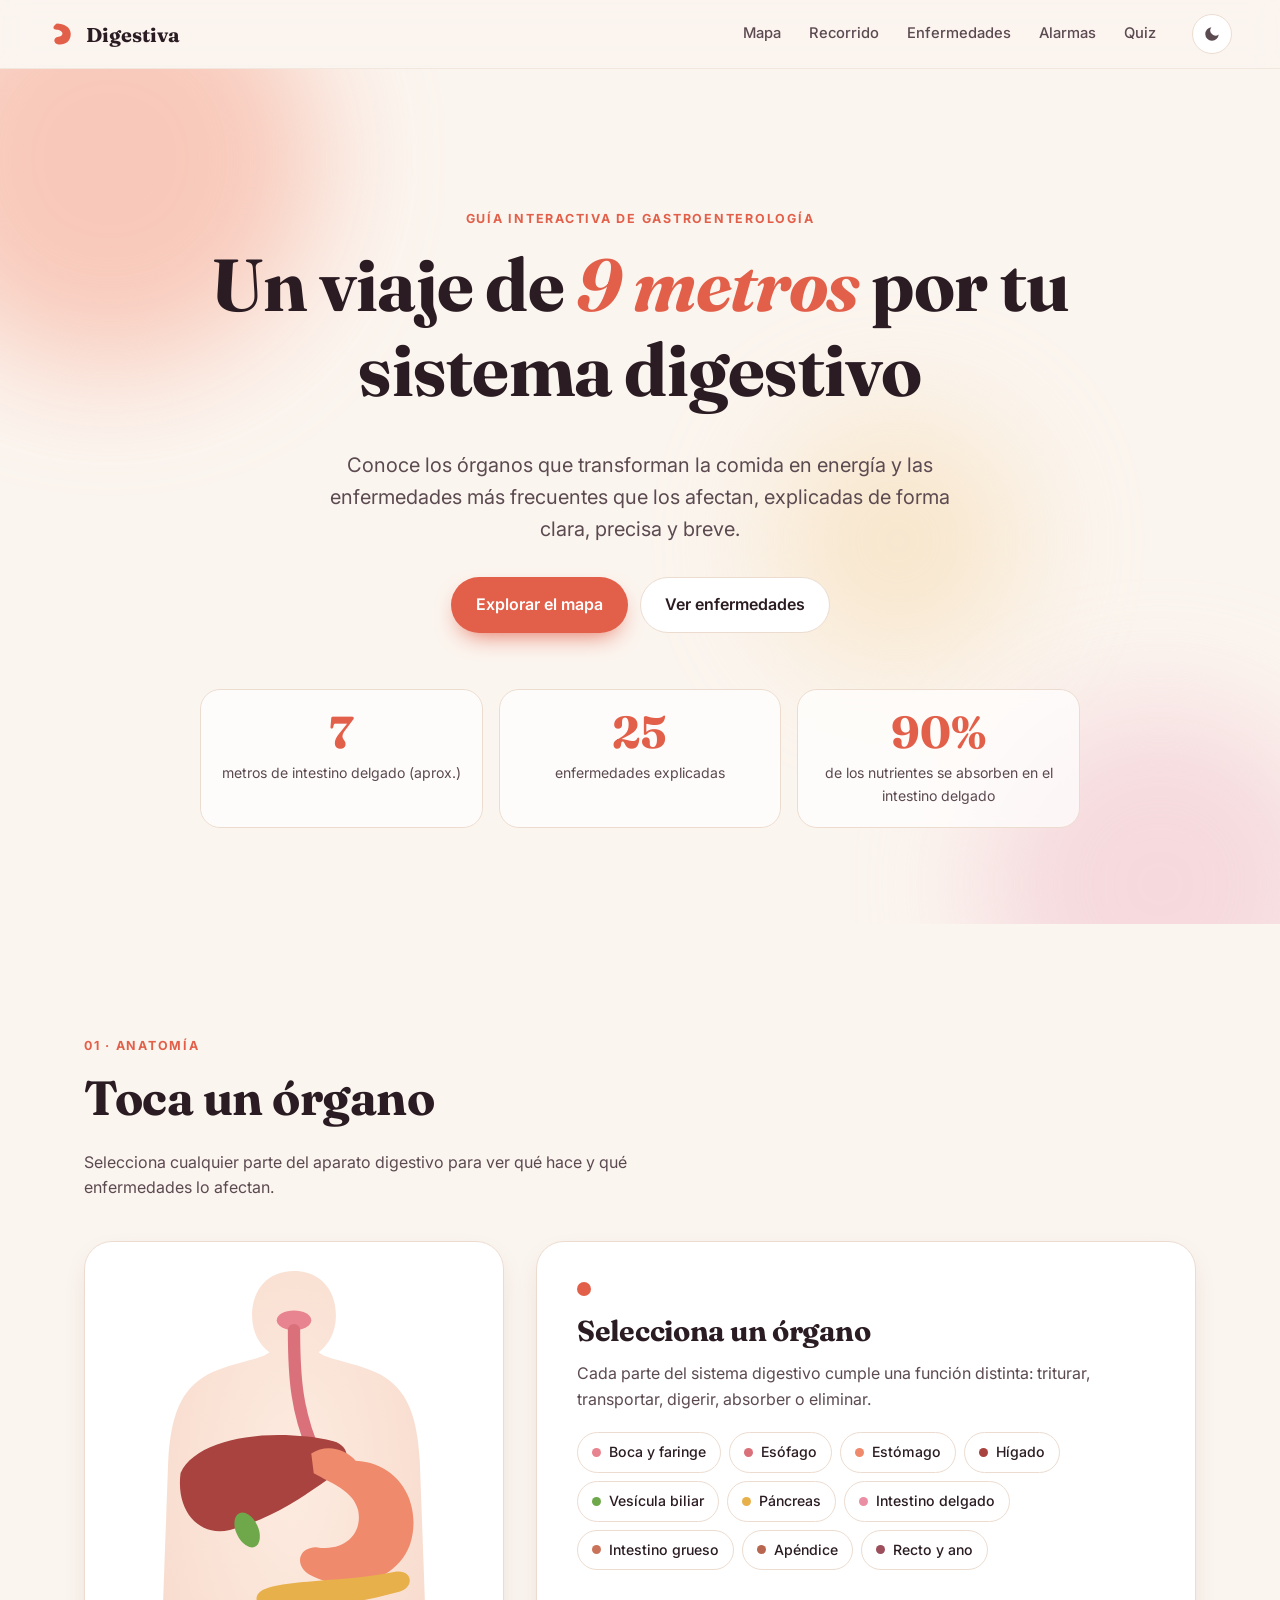
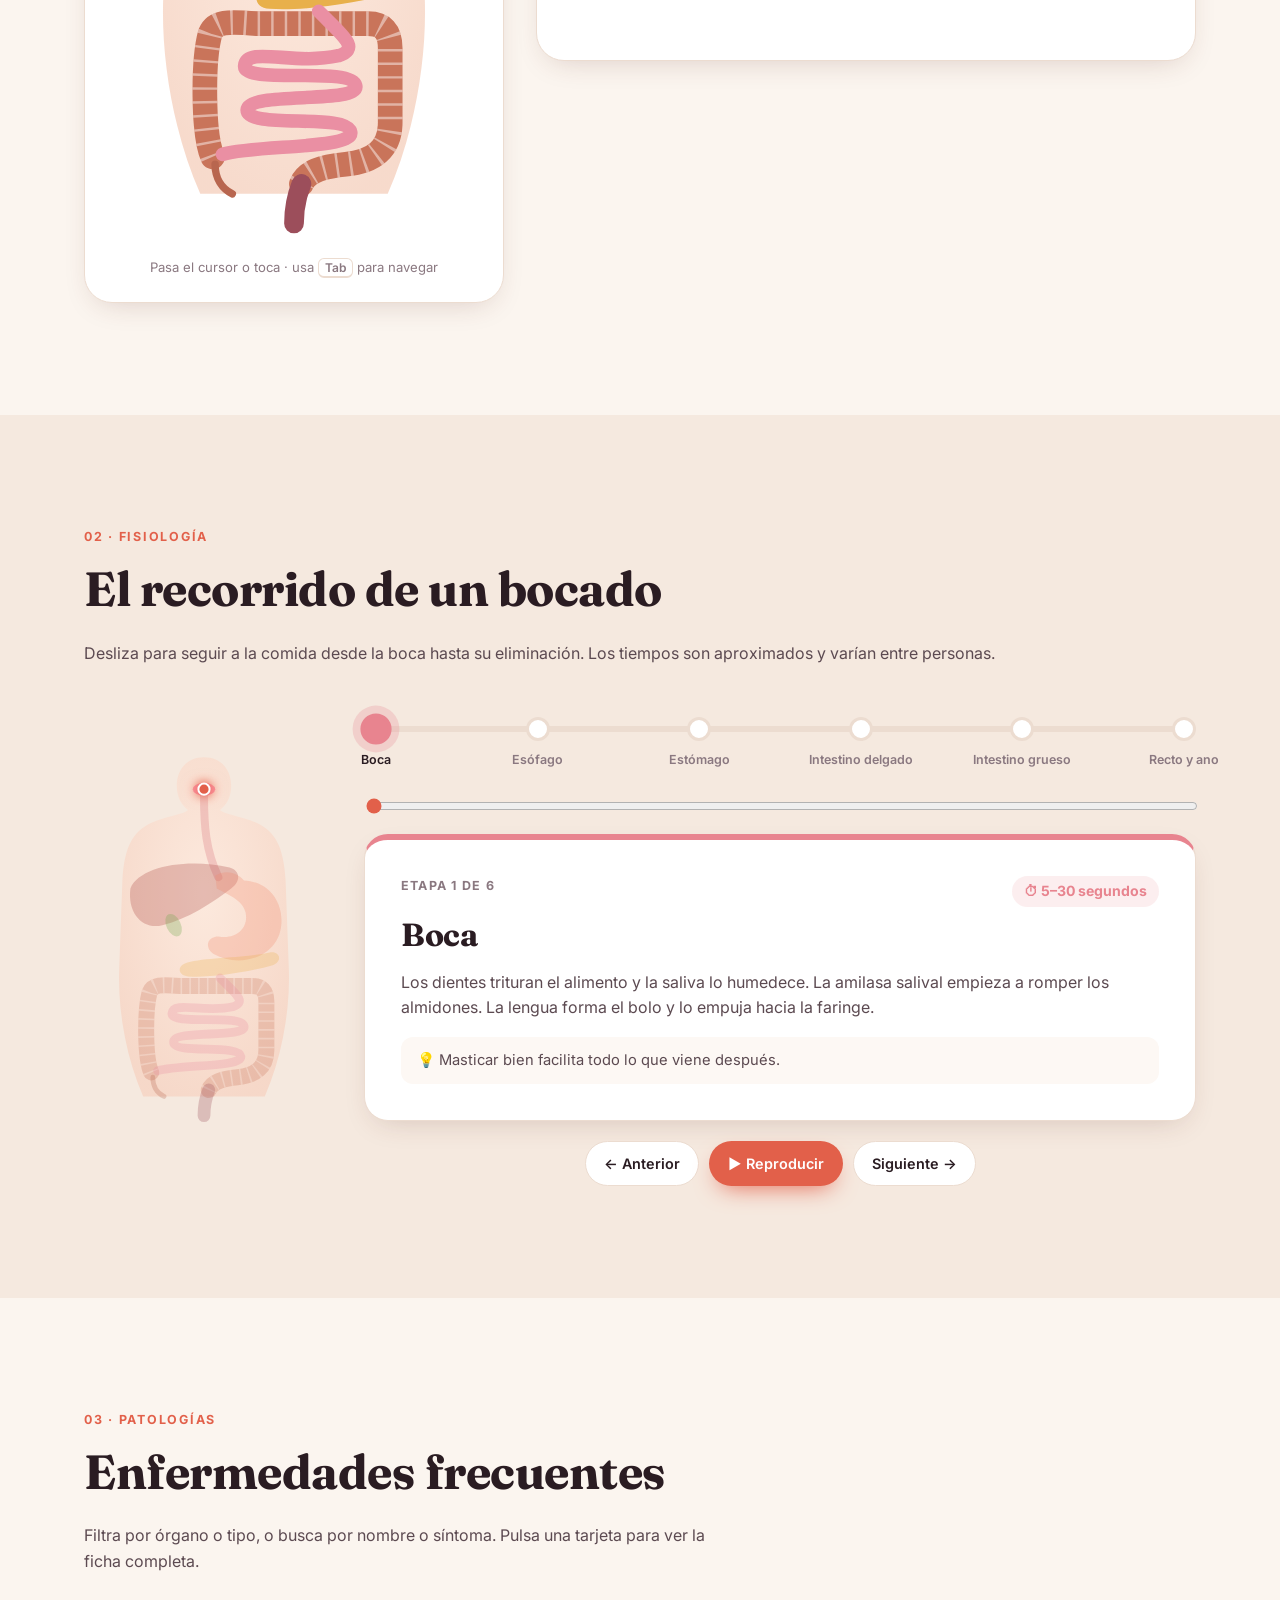
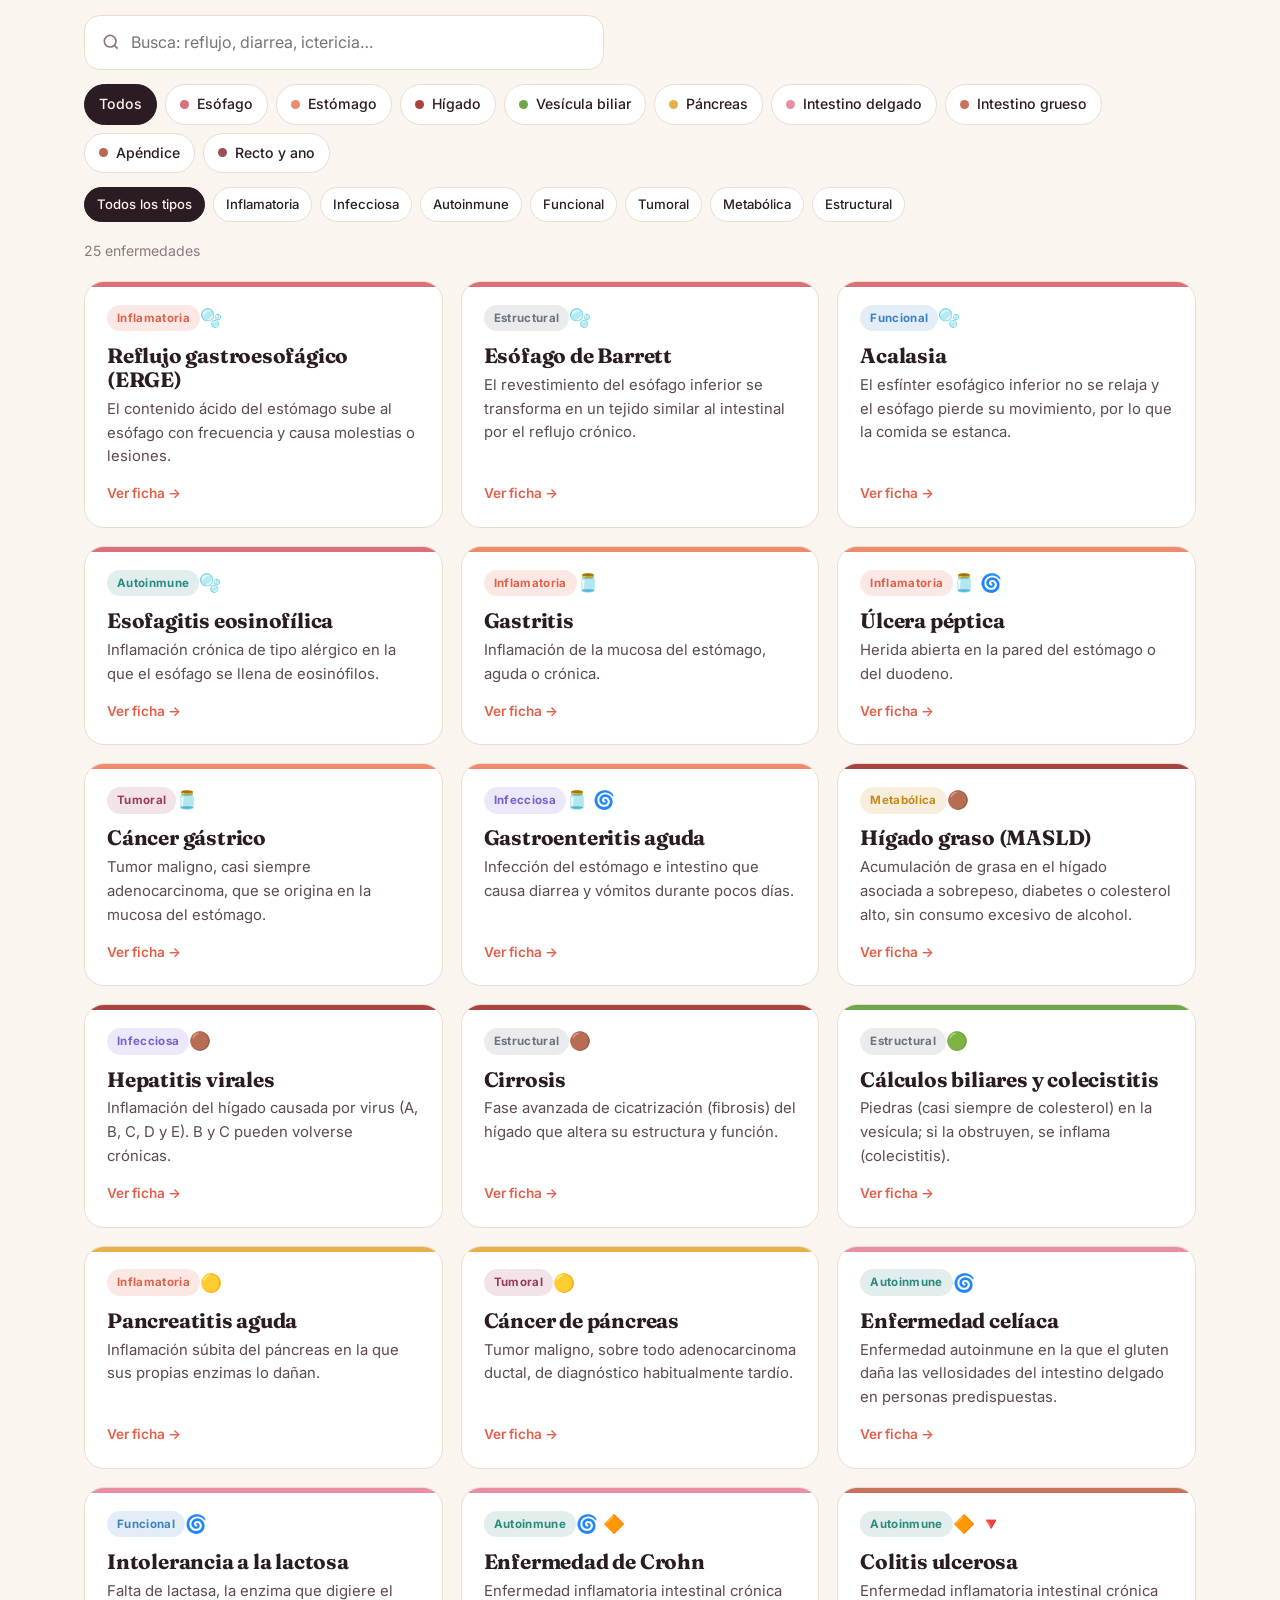
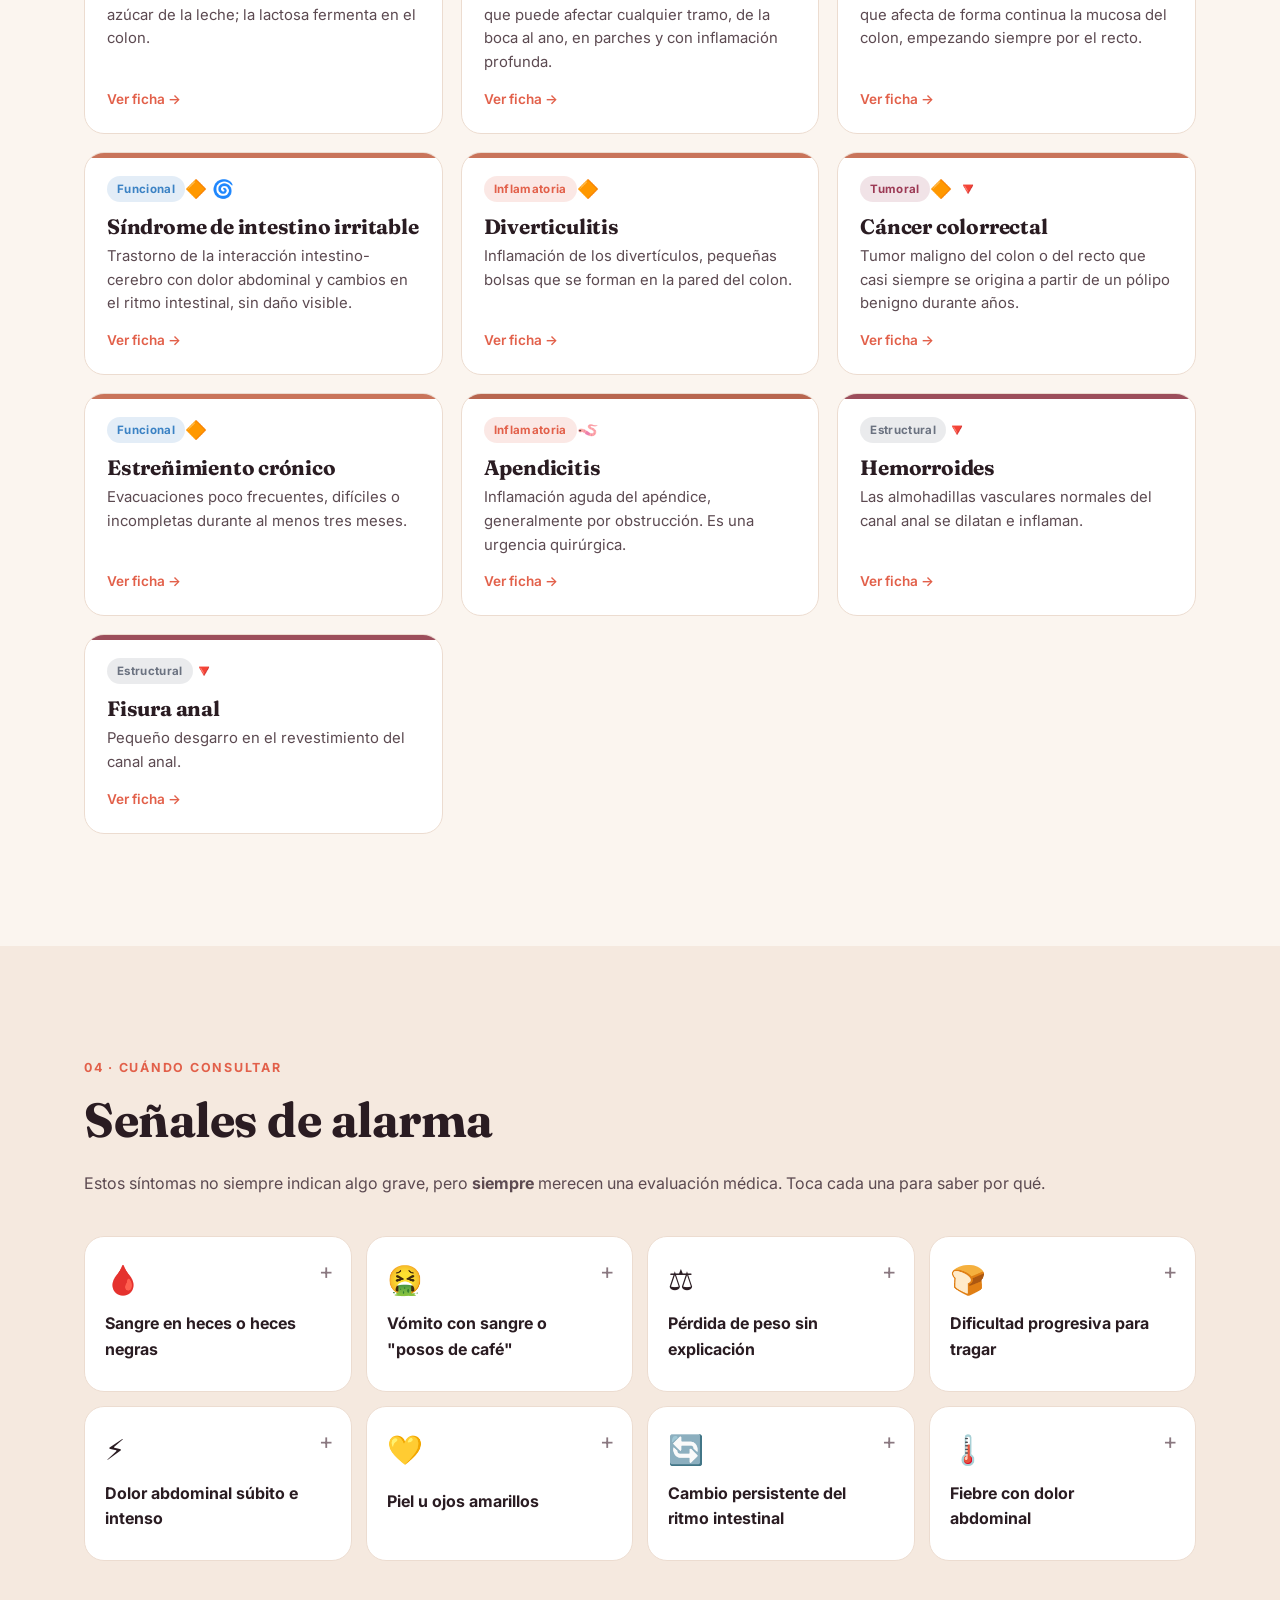
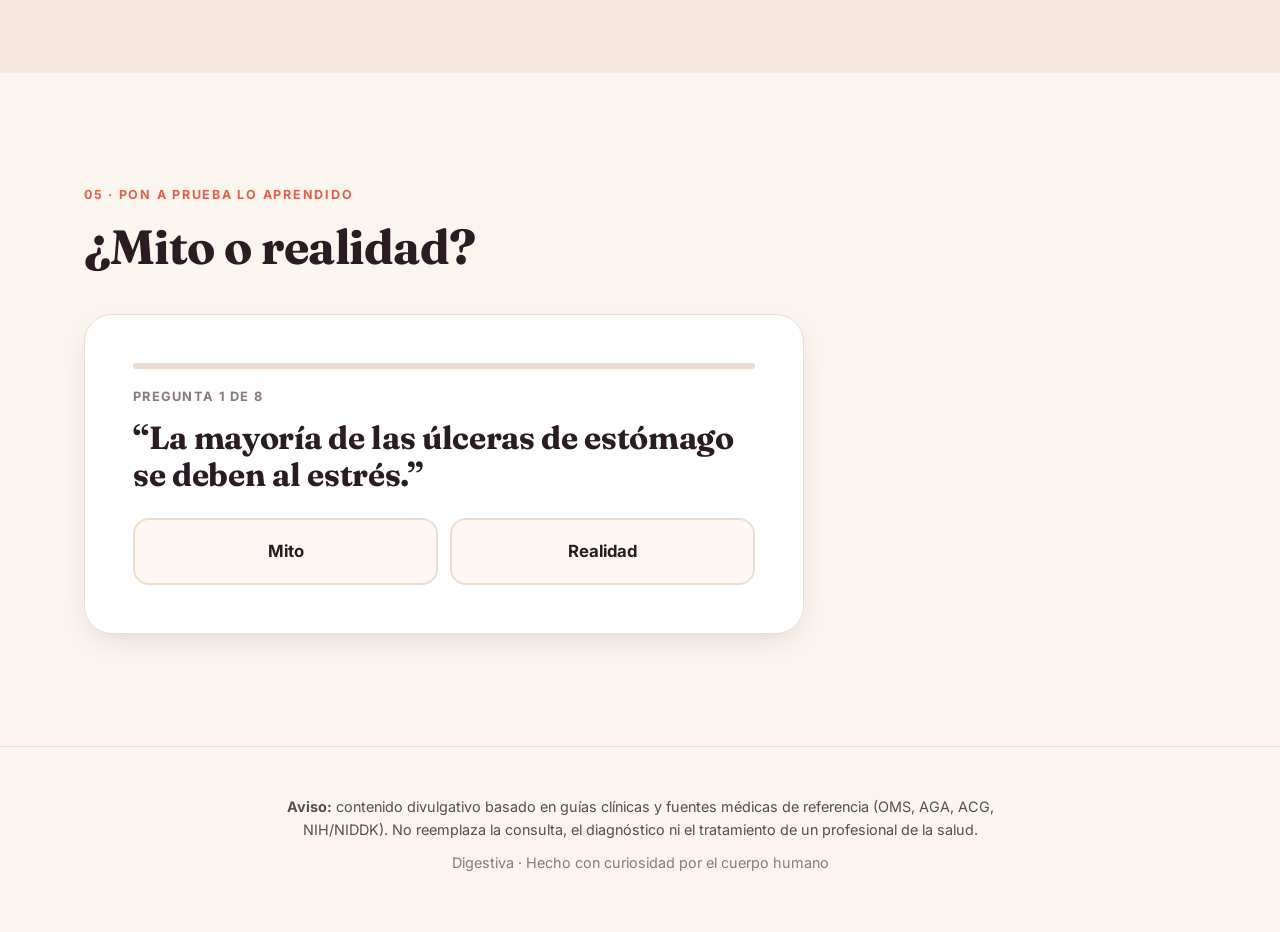
<file: index.html>
<!doctype html>
<html lang="es">
<head>
  <meta charset="utf-8" />
  <meta name="viewport" content="width=device-width, initial-scale=1" />
  <title>Digestiva · Enfermedades del sistema digestivo</title>
  <meta name="description" content="Guía interactiva y concisa sobre las principales enfermedades del sistema digestivo: síntomas, causas, diagnóstico y tratamiento." />
  <link rel="preconnect" href="https://fonts.googleapis.com" />
  <link rel="preconnect" href="https://fonts.gstatic.com" crossorigin />
  <link href="https://fonts.googleapis.com/css2?family=Fraunces:opsz,wght@9..144,500;9..144,700&family=Inter:wght@400;500;600;700&display=swap" rel="stylesheet" />
  <link rel="stylesheet" href="assets/styles.css" />
  <link rel="icon" href="data:image/svg+xml,<svg xmlns='http://www.w3.org/2000/svg' viewBox='0 0 32 32'><path d='M10 4c8 0 16 4 16 12s-6 12-12 12-8-4-6-7 6-1 8-4-2-6-6-6-6-3 0-7z' fill='%23e8735a'/></svg>" />
</head>
<body>
  <a class="skip" href="#mapa">Saltar al contenido</a>

  <header class="topbar">
    <a href="#inicio" class="brand">
      <svg viewBox="0 0 32 32" aria-hidden="true"><path d="M10 4c8 0 16 4 16 12s-6 12-12 12-8-4-6-7 6-1 8-4-2-6-6-6-6-3 0-7z"/></svg>
      Digestiva
    </a>
    <nav class="nav" aria-label="Secciones">
      <a href="#mapa">Mapa</a>
      <a href="#recorrido">Recorrido</a>
      <a href="#enfermedades">Enfermedades</a>
      <a href="#alarma">Alarmas</a>
      <a href="#quiz">Quiz</a>
    </nav>
    <button class="theme-toggle" id="themeToggle" aria-label="Cambiar tema claro/oscuro">
      <svg viewBox="0 0 24 24" aria-hidden="true"><path d="M21 12.8A9 9 0 1 1 11.2 3a7 7 0 0 0 9.8 9.8z"/></svg>
    </button>
  </header>

  <main>
    <!-- HERO -->
    <section class="hero" id="inicio">
      <div class="blob b1"></div><div class="blob b2"></div><div class="blob b3"></div>
      <div class="hero-inner">
        <p class="eyebrow">Guía interactiva de gastroenterología</p>
        <h1>Un viaje de <em>9 metros</em> por tu sistema digestivo</h1>
        <p class="lead">Conoce los órganos que transforman la comida en energía y las enfermedades más frecuentes que los afectan, explicadas de forma clara, precisa y breve.</p>
        <div class="hero-cta">
          <a href="#mapa" class="btn primary">Explorar el mapa</a>
          <a href="#enfermedades" class="btn ghost">Ver enfermedades</a>
        </div>
        <dl class="stats">
          <div><dt data-count="7">0</dt><dd>metros de intestino delgado (aprox.)</dd></div>
          <div><dt data-count="24">0</dt><dd>enfermedades explicadas</dd></div>
          <div><dt data-count="90" data-suffix="%">0</dt><dd>de los nutrientes se absorben en el intestino delgado</dd></div>
        </dl>
      </div>
    </section>

    <!-- MAPA -->
    <section class="section" id="mapa">
      <div class="section-head">
        <p class="eyebrow">01 · Anatomía</p>
        <h2>Toca un órgano</h2>
        <p>Selecciona cualquier parte del aparato digestivo para ver qué hace y qué enfermedades lo afectan.</p>
      </div>

      <div class="map-wrap">
        <div class="body-card">
          <svg id="anatomy" viewBox="0 0 300 470" role="img" aria-label="Diagrama del sistema digestivo">
            <defs>
              <radialGradient id="torso" cx="50%" cy="40%" r="65%">
                <stop offset="0%" stop-color="var(--torso-1)"/>
                <stop offset="100%" stop-color="var(--torso-2)"/>
              </radialGradient>
              <filter id="glow" x="-30%" y="-30%" width="160%" height="160%">
                <feGaussianBlur stdDeviation="4" result="b"/>
                <feMerge><feMergeNode in="b"/><feMergeNode in="SourceGraphic"/></feMerge>
              </filter>
            </defs>

            <!-- silueta -->
            <path class="torso" d="M150 4c-22 0-34 16-34 36 0 14 6 24 14 30-6 6-30 8-50 18-22 12-30 34-32 70l-4 110c-2 50 8 110 30 160h152c22-50 32-110 30-160l-4-110c-2-36-10-58-32-70-20-10-44-12-50-18 8-6 14-16 14-30 0-20-12-36-34-36z" fill="url(#torso)"/>

            <!-- Boca / faringe -->
            <g class="organ" data-organ="boca" tabindex="0" role="button" aria-label="Boca y faringe">
              <ellipse cx="150" cy="44" rx="14" ry="8" fill="var(--c-boca)"/>
              <ellipse class="hit" cx="150" cy="44" rx="22" ry="14"/>
            </g>

            <!-- Esófago -->
            <g class="organ" data-organ="esofago" tabindex="0" role="button" aria-label="Esófago">
              <path d="M150 52 C150 90 152 120 168 154" stroke="var(--c-esofago)" stroke-width="10" fill="none" stroke-linecap="round"/>
              <path class="hit-s" d="M150 52 C150 90 152 120 168 154"/>
            </g>

            <!-- Hígado -->
            <g class="organ" data-organ="higado" tabindex="0" role="button" aria-label="Hígado">
              <path d="M58 168 C70 140 130 130 182 142 C196 146 196 160 184 168 C160 186 130 206 98 214 C74 220 54 200 58 168Z" fill="var(--c-higado)"/>
            </g>

            <!-- Vesícula -->
            <g class="organ" data-organ="vesicula" tabindex="0" role="button" aria-label="Vesícula biliar">
              <ellipse cx="112" cy="214" rx="9" ry="15" transform="rotate(-25 112 214)" fill="var(--c-vesicula)"/>
              <ellipse class="hit" cx="112" cy="214" rx="14" ry="20"/>
            </g>

            <!-- Estómago -->
            <g class="organ" data-organ="estomago" tabindex="0" role="button" aria-label="Estómago">
              <path d="M164 152 C176 144 192 148 200 158 C238 160 254 196 244 226 C232 258 190 266 162 250 C150 242 154 228 168 228 C190 232 206 218 202 198 C198 182 180 176 166 168Z" fill="var(--c-estomago)"/>
            </g>

            <!-- Páncreas -->
            <g class="organ" data-organ="pancreas" tabindex="0" role="button" aria-label="Páncreas">
              <path d="M126 262 C146 254 196 256 232 248 C246 246 248 260 236 264 C200 274 156 280 130 278 C118 277 116 266 126 262Z" fill="var(--c-pancreas)"/>
            </g>

            <!-- Intestino grueso -->
            <g class="organ" data-organ="colon" tabindex="0" role="button" aria-label="Intestino grueso">
              <path d="M84 398 C76 380 76 320 82 298 C86 288 96 288 120 290 L210 290 C222 290 228 296 228 310 L228 370 C228 392 214 402 192 404 C172 406 160 410 156 420" stroke="var(--c-colon)" stroke-width="20" fill="none" stroke-linecap="round" stroke-linejoin="round"/>
              <path d="M84 398 C76 380 76 320 82 298 C86 288 96 288 120 290 L210 290 C222 290 228 296 228 310 L228 370 C228 392 214 402 192 404 C172 406 160 410 156 420" stroke="var(--colon-haustra)" stroke-width="20" stroke-dasharray="2 9" fill="none"/>
              <path class="hit-s wide" d="M84 398 C76 380 76 320 82 298 C86 288 96 288 120 290 L210 290 C222 290 228 296 228 310 L228 370 C228 392 214 402 192 404 C172 406 160 410 156 420"/>
            </g>

            <!-- Apéndice -->
            <g class="organ" data-organ="apendice" tabindex="0" role="button" aria-label="Apéndice">
              <path d="M86 404 C86 416 92 424 100 428" stroke="var(--c-apendice)" stroke-width="6" fill="none" stroke-linecap="round"/>
              <path class="hit-s" d="M86 404 C86 416 92 424 100 428"/>
            </g>

            <!-- Intestino delgado -->
            <g class="organ" data-organ="delgado" tabindex="0" role="button" aria-label="Intestino delgado">
              <rect class="hit" x="100" y="304" width="112" height="86" rx="30"/>
              <path d="M170 280 C190 300 204 310 186 316 C150 324 112 308 110 324 C108 340 196 324 200 340 C204 356 112 344 112 360 C112 376 194 362 196 378 C198 392 120 388 92 396" stroke="var(--c-delgado)" stroke-width="11" fill="none" stroke-linecap="round" stroke-linejoin="round"/>
            </g>

            <!-- Recto y ano -->
            <g class="organ" data-organ="recto" tabindex="0" role="button" aria-label="Recto y ano">
              <path d="M156 420 C152 430 150 440 150 452" stroke="var(--c-recto)" stroke-width="16" fill="none" stroke-linecap="round"/>
              <path class="hit-s" d="M156 420 C152 430 150 440 150 452"/>
            </g>

          </svg>
          <p class="map-hint">Pasa el cursor o toca · usa <kbd>Tab</kbd> para navegar</p>
        </div>

        <aside class="organ-panel" id="organPanel" aria-live="polite">
          <div class="panel-empty">
            <div class="pulse-dot"></div>
            <h3>Selecciona un órgano</h3>
            <p>Cada parte del sistema digestivo cumple una función distinta: triturar, transportar, digerir, absorber o eliminar.</p>
            <div class="organ-chips" id="organChips"></div>
          </div>
        </aside>
      </div>
    </section>

    <!-- RECORRIDO -->
    <section class="section alt" id="recorrido">
      <div class="section-head">
        <p class="eyebrow">02 · Fisiología</p>
        <h2>El recorrido de un bocado</h2>
        <p>Desliza para seguir a la comida desde la boca hasta su eliminación. Los tiempos son aproximados y varían entre personas.</p>
      </div>

      <div class="journey">
        <div class="journey-figure" id="journeyFigure" aria-hidden="true"></div>
        <div class="journey-main">
        <div class="journey-track">
          <div class="journey-fill" id="journeyFill"></div>
          <div class="journey-stops" id="journeyStops"></div>
        </div>
        <input type="range" id="journeyRange" min="0" max="5" step="1" value="0" aria-label="Etapa del recorrido" />
        <article class="journey-card" id="journeyCard"></article>
        <div class="journey-controls">
          <button class="btn ghost small" id="journeyPrev">← Anterior</button>
          <button class="btn primary small" id="journeyPlay">▶ Reproducir</button>
          <button class="btn ghost small" id="journeyNext">Siguiente →</button>
        </div>
        </div>
      </div>
    </section>

    <!-- ENFERMEDADES -->
    <section class="section" id="enfermedades">
      <div class="section-head">
        <p class="eyebrow">03 · Patologías</p>
        <h2>Enfermedades frecuentes</h2>
        <p>Filtra por órgano o tipo, o busca por nombre o síntoma. Pulsa una tarjeta para ver la ficha completa.</p>
      </div>

      <div class="filters">
        <label class="search">
          <svg viewBox="0 0 24 24" aria-hidden="true"><circle cx="11" cy="11" r="7"/><path d="m20 20-4-4"/></svg>
          <input type="search" id="search" placeholder="Busca: reflujo, diarrea, ictericia…" autocomplete="off" />
        </label>
        <div class="chip-row" id="organFilter" role="group" aria-label="Filtrar por órgano"></div>
        <div class="chip-row small" id="typeFilter" role="group" aria-label="Filtrar por tipo"></div>
      </div>

      <p class="result-count" id="resultCount"></p>
      <div class="grid" id="diseaseGrid"></div>
    </section>

    <!-- ALARMA -->
    <section class="section alt" id="alarma">
      <div class="section-head">
        <p class="eyebrow">04 · Cuándo consultar</p>
        <h2>Señales de alarma</h2>
        <p>Estos síntomas no siempre indican algo grave, pero <strong>siempre</strong> merecen una evaluación médica. Toca cada una para saber por qué.</p>
      </div>
      <div class="alarm-grid" id="alarmGrid"></div>
    </section>

    <!-- QUIZ -->
    <section class="section" id="quiz">
      <div class="section-head">
        <p class="eyebrow">05 · Pon a prueba lo aprendido</p>
        <h2>¿Mito o realidad?</h2>
      </div>
      <div class="quiz" id="quizBox"></div>
    </section>
  </main>

  <footer class="footer">
    <p><strong>Aviso:</strong> contenido divulgativo basado en guías clínicas y fuentes médicas de referencia (OMS, AGA, ACG, NIH/NIDDK). No reemplaza la consulta, el diagnóstico ni el tratamiento de un profesional de la salud.</p>
    <p class="muted">Digestiva · Hecho con curiosidad por el cuerpo humano</p>
  </footer>

  <!-- MODAL -->
  <dialog class="modal" id="modal" aria-labelledby="modalTitle">
    <button class="modal-close" id="modalClose" aria-label="Cerrar">×</button>
    <div id="modalBody"></div>
  </dialog>

  <script src="assets/data.js"></script>
  <script src="assets/app.js"></script>
</body>
</html>
</file>
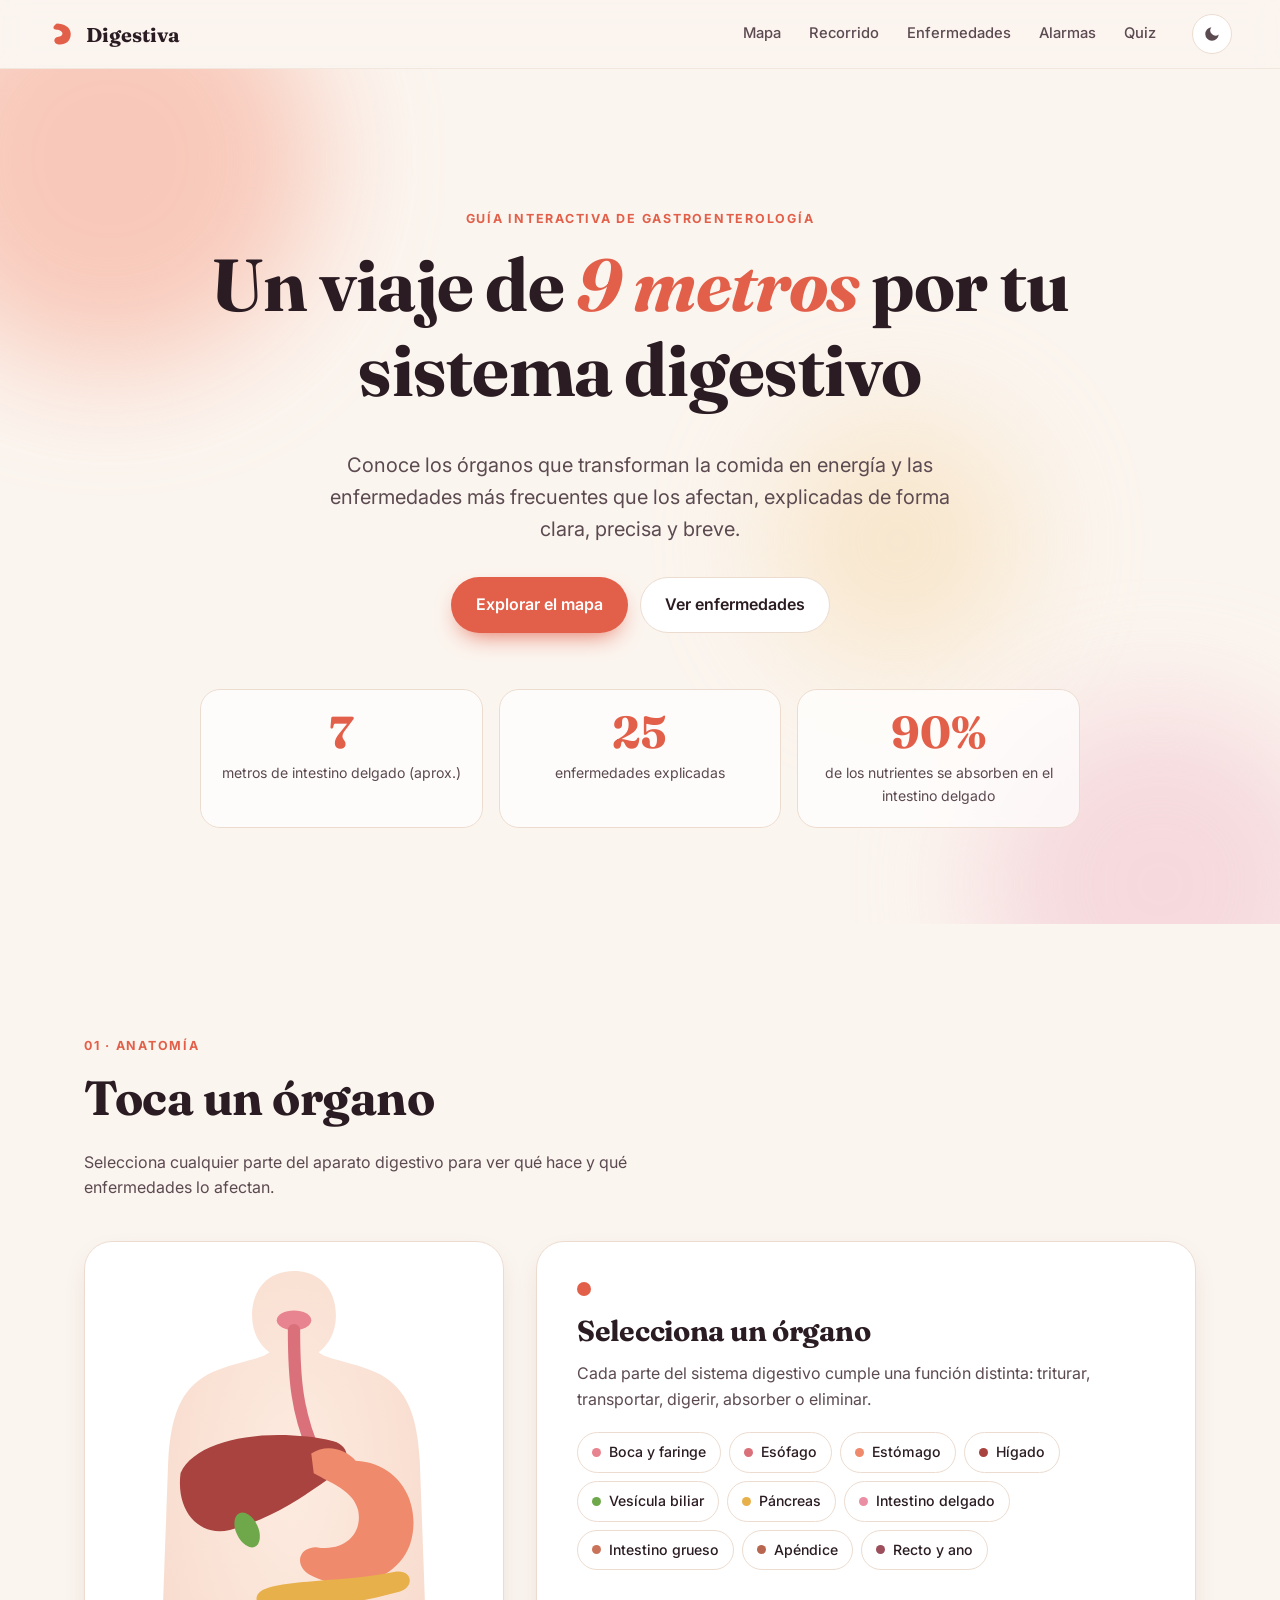
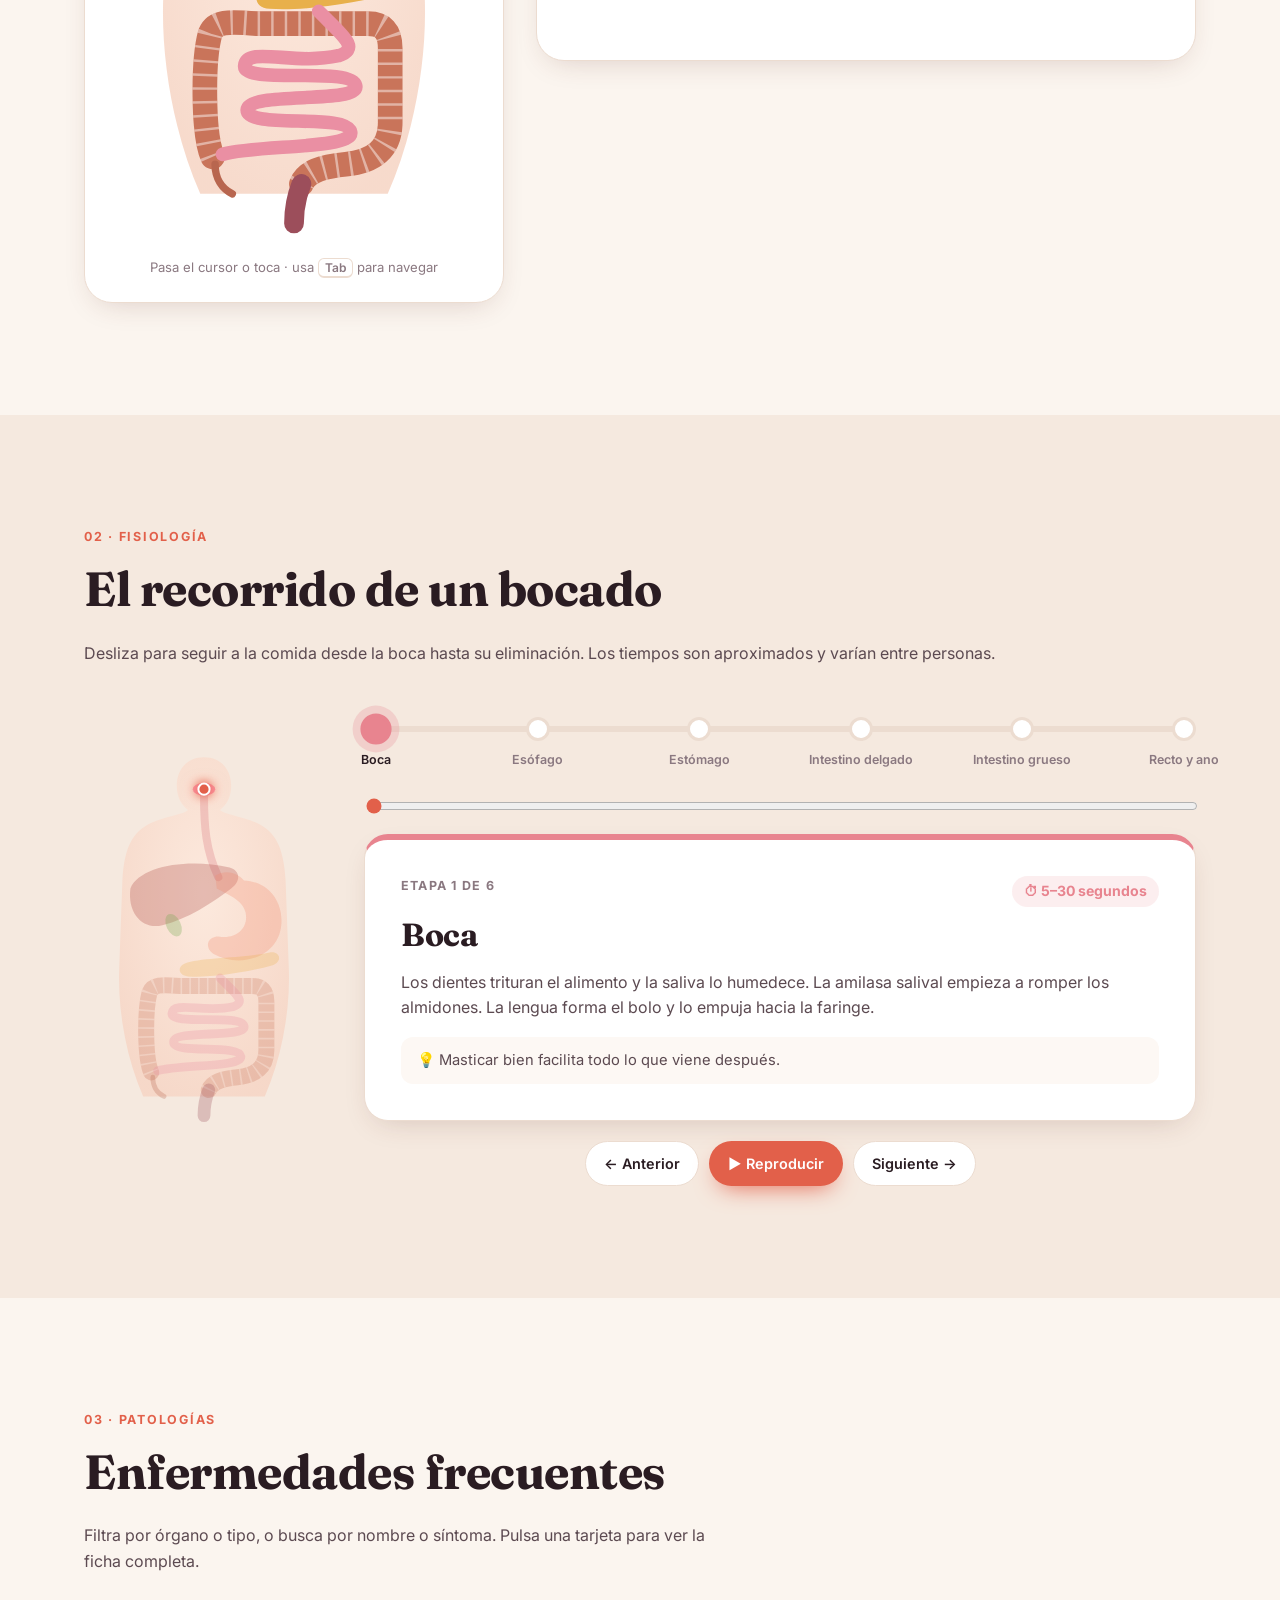
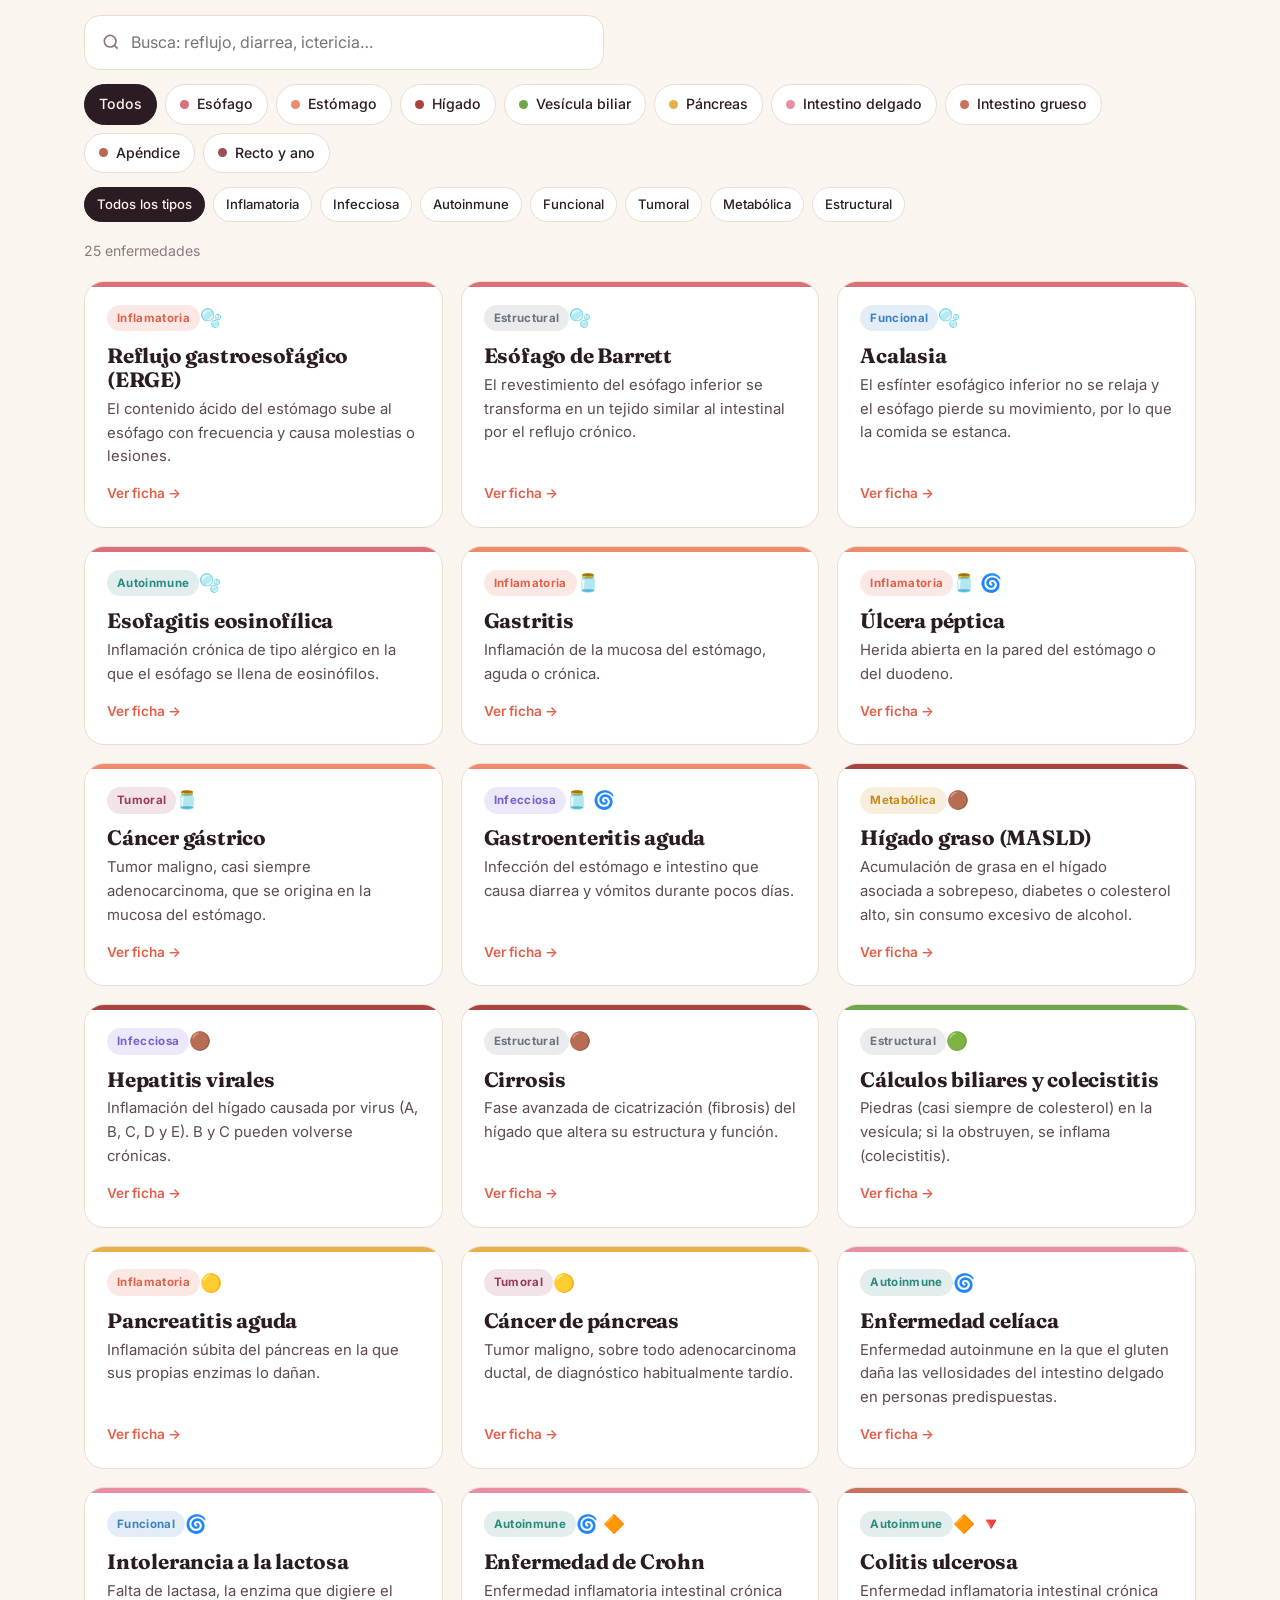
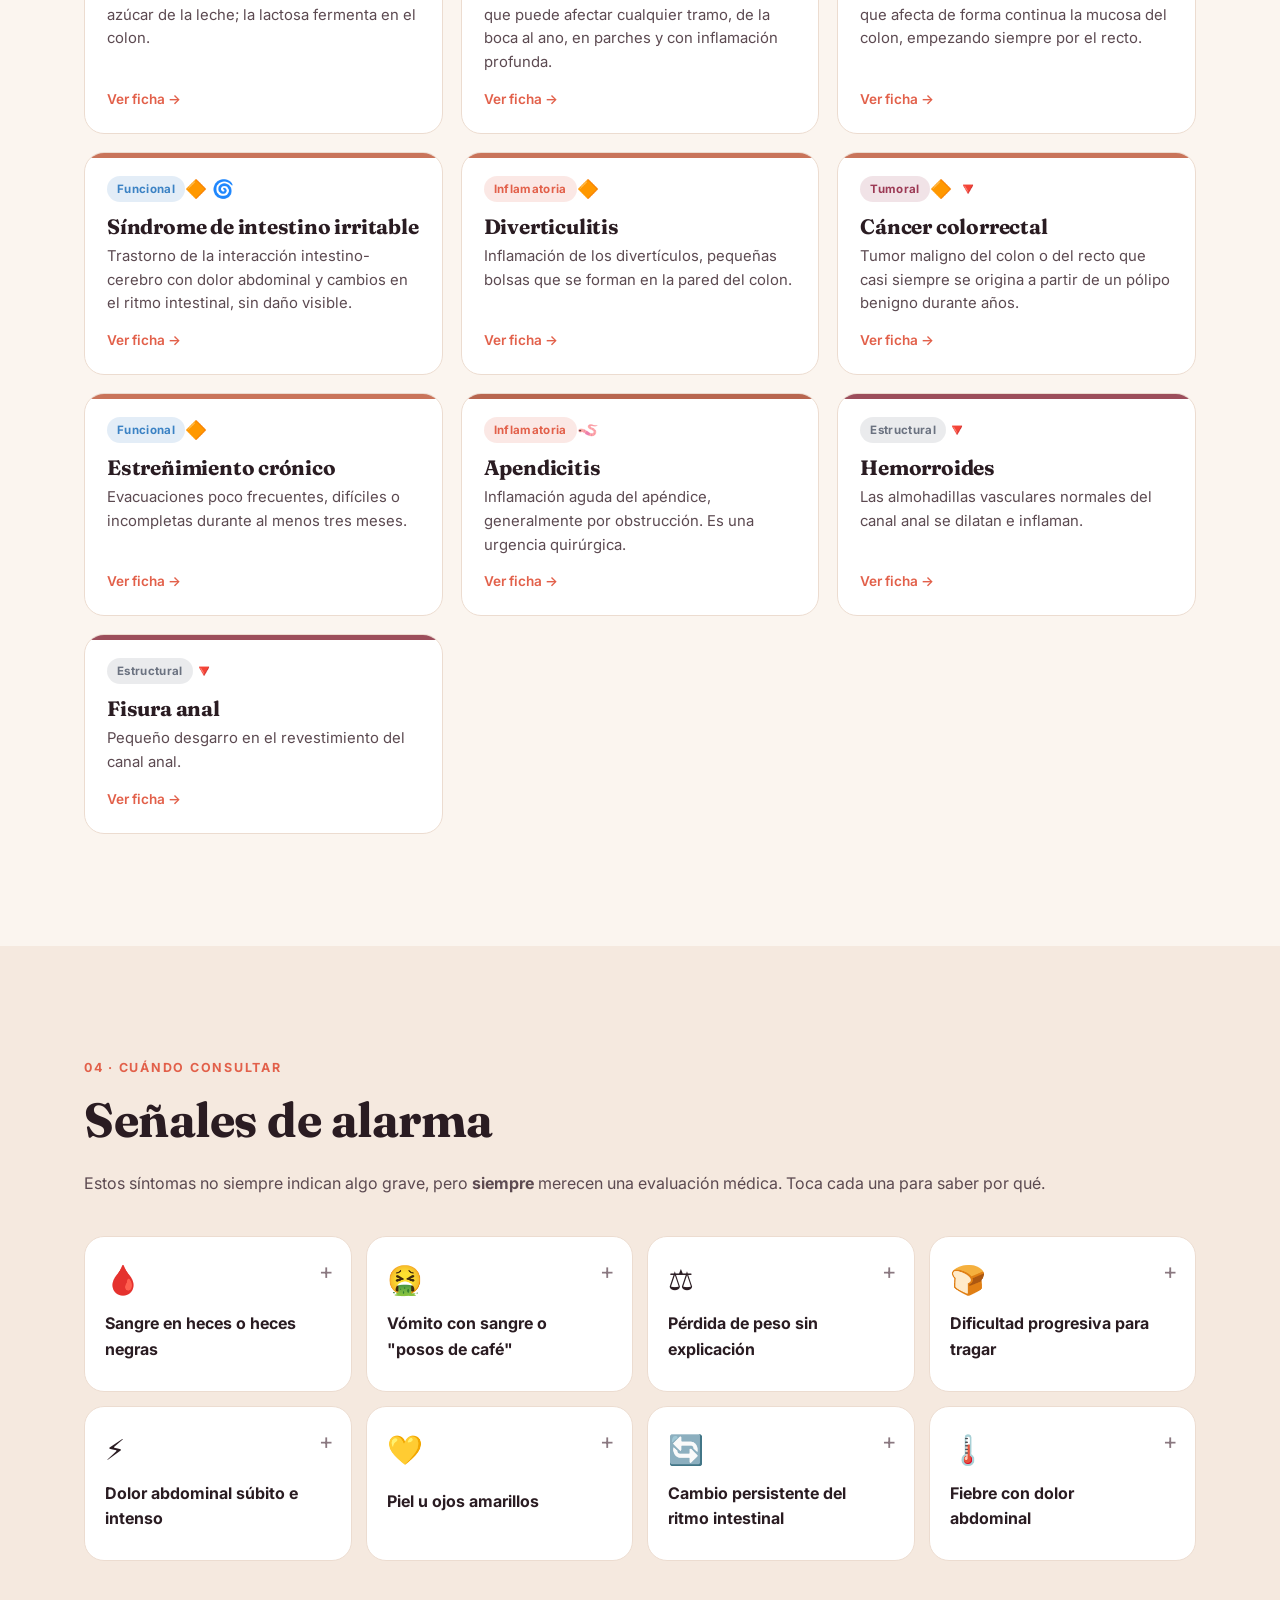
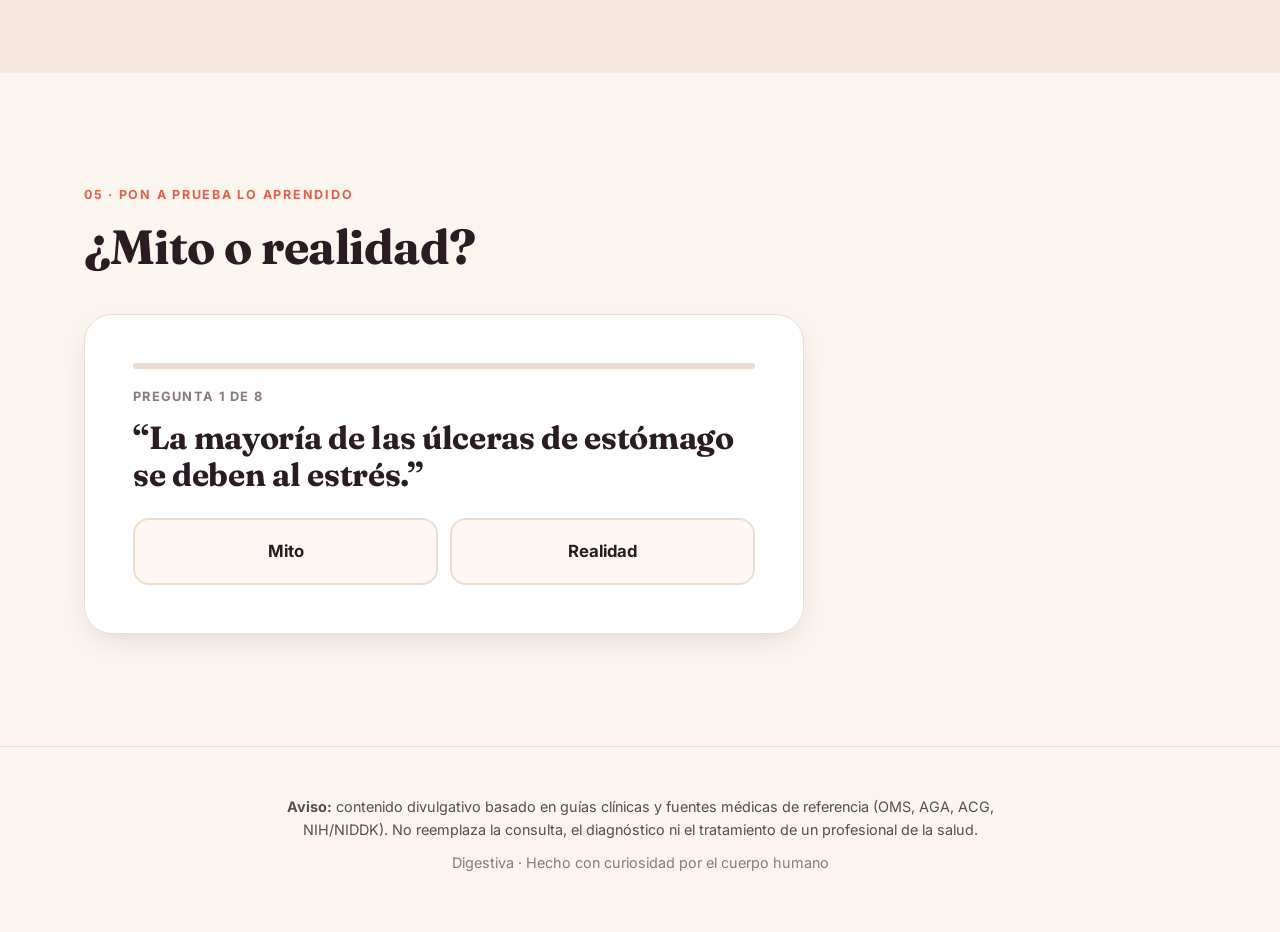
<file: netlify/index.html>
<!doctype html>
<html lang="es">
<head>
  <meta charset="utf-8" />
  <meta name="viewport" content="width=device-width, initial-scale=1" />
  <title>Digestiva · Enfermedades del sistema digestivo</title>
  <meta name="description" content="Guía interactiva y concisa sobre las principales enfermedades del sistema digestivo: síntomas, causas, diagnóstico y tratamiento." />
  <link rel="preconnect" href="https://fonts.googleapis.com" />
  <link rel="preconnect" href="https://fonts.gstatic.com" crossorigin />
  <link href="https://fonts.googleapis.com/css2?family=Fraunces:opsz,wght@9..144,500;9..144,700&family=Inter:wght@400;500;600;700&display=swap" rel="stylesheet" />
  <style>
/* ============ Tokens ============ */
:root {
  --bg: #fbf5ef;
  --bg-alt: #f5e9df;
  --surface: #ffffff;
  --surface-2: #fdf8f4;
  --ink: #2a1c22;
  --ink-2: #5c4a51;
  --muted: #8a7880;
  --line: #ecdcd0;
  --accent: #e2604a;
  --accent-ink: #ffffff;
  --accent-soft: #fde3dc;
  --teal: #2a8a7e;
  --shadow: 0 10px 30px -12px rgba(90, 40, 30, .22);
  --shadow-lg: 0 30px 60px -20px rgba(90, 40, 30, .35);
  --torso-1: #fde9dd;
  --torso-2: #f6d6c6;
  --colon-haustra: rgba(255, 255, 255, .45);
  --radius: 20px;

  --c-boca: #e8848f;
  --c-esofago: #d9707a;
  --c-estomago: #ef8a6c;
  --c-higado: #a8433f;
  --c-vesicula: #6ea84a;
  --c-pancreas: #e8b04b;
  --c-delgado: #ea8fa3;
  --c-colon: #c9745a;
  --c-apendice: #b8664f;
  --c-recto: #9c4e5b;

  --t-inflamatoria: #e2604a;
  --t-infecciosa: #7a5fd0;
  --t-autoinmune: #2a8a7e;
  --t-funcional: #3b82c4;
  --t-tumoral: #9c3a55;
  --t-metabolica: #c58a1a;
  --t-estructural: #6b7280;
  color-scheme: light;
}

@media (prefers-color-scheme: dark) {
  :root:not([data-theme="light"]) {
    --bg: #1a1216; --bg-alt: #22171c; --surface: #2a1e24; --surface-2: #241a1f;
    --ink: #f7ebe6; --ink-2: #d4c2c3; --muted: #a38f94; --line: #3d2c33;
    --accent: #f27a62; --accent-soft: #4a2622; --teal: #4fc2b1;
    --shadow: 0 10px 30px -12px rgba(0,0,0,.6); --shadow-lg: 0 30px 60px -20px rgba(0,0,0,.7);
    --torso-1: #3a2930; --torso-2: #2a1d23; --colon-haustra: rgba(0,0,0,.25);
    --t-infecciosa: #9b84ea; --t-autoinmune: #4fc2b1; --t-funcional: #6aa9e2; --t-tumoral: #d36488; --t-metabolica: #e2ad45; --t-estructural: #a3a9b4;
    color-scheme: dark;
  }
}
:root[data-theme="dark"] {
  --bg: #1a1216; --bg-alt: #22171c; --surface: #2a1e24; --surface-2: #241a1f;
  --ink: #f7ebe6; --ink-2: #d4c2c3; --muted: #a38f94; --line: #3d2c33;
  --accent: #f27a62; --accent-soft: #4a2622; --teal: #4fc2b1;
  --shadow: 0 10px 30px -12px rgba(0,0,0,.6); --shadow-lg: 0 30px 60px -20px rgba(0,0,0,.7);
  --torso-1: #3a2930; --torso-2: #2a1d23; --colon-haustra: rgba(0,0,0,.25);
  --t-infecciosa: #9b84ea; --t-autoinmune: #4fc2b1; --t-funcional: #6aa9e2; --t-tumoral: #d36488; --t-metabolica: #e2ad45; --t-estructural: #a3a9b4;
  color-scheme: dark;
}

/* ============ Base ============ */
*, *::before, *::after { box-sizing: border-box; }
html { scroll-behavior: smooth; scroll-padding-top: 80px; }
body {
  margin: 0; background: var(--bg); color: var(--ink);
  font: 16px/1.6 "Inter", system-ui, sans-serif;
  -webkit-font-smoothing: antialiased; overflow-x: hidden;
  transition: background .3s, color .3s;
}
h1, h2, h3 { font-family: "Fraunces", Georgia, serif; line-height: 1.15; margin: 0 0 .5em; letter-spacing: -.01em; }
h4 { margin: 1.4em 0 .6em; font-size: .78rem; text-transform: uppercase; letter-spacing: .1em; color: var(--muted); }
p { margin: 0 0 1em; }
a { color: inherit; }
button { font: inherit; color: inherit; cursor: pointer; }
.muted { color: var(--muted); }
.skip { position: absolute; left: -999px; }
.skip:focus { left: 16px; top: 16px; z-index: 100; background: var(--accent); color: #fff; padding: 8px 14px; border-radius: 10px; }
:focus-visible { outline: 3px solid var(--accent); outline-offset: 3px; border-radius: 8px; }

/* ============ Topbar ============ */
.topbar {
  position: sticky; top: 0; z-index: 50;
  display: flex; align-items: center; gap: 24px;
  padding: 14px clamp(16px, 4vw, 48px);
  background: color-mix(in srgb, var(--bg) 82%, transparent);
  backdrop-filter: blur(14px); -webkit-backdrop-filter: blur(14px);
  border-bottom: 1px solid color-mix(in srgb, var(--line) 60%, transparent);
}
.brand { display: flex; align-items: center; gap: 10px; font: 700 1.25rem "Fraunces", serif; text-decoration: none; }
.brand svg { width: 28px; height: 28px; fill: var(--accent); }
.nav { display: flex; gap: 4px; margin-left: auto; }
.nav a { text-decoration: none; font-size: .92rem; font-weight: 500; color: var(--ink-2); padding: 8px 12px; border-radius: 999px; transition: .2s; }
.nav a:hover { background: var(--accent-soft); color: var(--accent); }
.theme-toggle { width: 40px; height: 40px; border-radius: 50%; border: 1px solid var(--line); background: var(--surface); display: grid; place-items: center; }
.theme-toggle svg { width: 18px; height: 18px; fill: var(--ink-2); }
@media (max-width: 760px) { .nav { display: none; } .theme-toggle { margin-left: auto; } }

/* ============ Botones ============ */
.btn {
  display: inline-flex; align-items: center; gap: 8px; justify-content: center;
  padding: 14px 24px; border-radius: 999px; font-weight: 600; text-decoration: none;
  border: 1.5px solid transparent; transition: transform .2s, box-shadow .2s, background .2s;
}
.btn:hover { transform: translateY(-2px); }
.btn.primary { background: var(--accent); color: var(--accent-ink); box-shadow: 0 10px 24px -10px var(--accent); }
.btn.ghost { border-color: var(--line); background: var(--surface); }
.btn.small { padding: 10px 18px; font-size: .9rem; }

/* ============ Hero ============ */
.hero { position: relative; overflow: hidden; padding: clamp(64px, 12vw, 140px) clamp(16px, 5vw, 64px) clamp(56px, 8vw, 96px); }
.hero-inner { position: relative; max-width: 880px; margin: 0 auto; text-align: center; }
.eyebrow { font-size: .78rem; font-weight: 700; letter-spacing: .14em; text-transform: uppercase; color: var(--accent); margin-bottom: 14px; }
.hero h1 { font-size: clamp(2.4rem, 7vw, 4.6rem); }
.hero h1 em { font-style: italic; color: var(--accent); }
.lead { font-size: clamp(1.05rem, 2vw, 1.25rem); color: var(--ink-2); max-width: 640px; margin: 0 auto 32px; }
.hero-cta { display: flex; gap: 12px; justify-content: center; flex-wrap: wrap; }
.stats { display: grid; grid-template-columns: repeat(3, 1fr); gap: 16px; margin: 56px 0 0; }
.stats div { background: color-mix(in srgb, var(--surface) 70%, transparent); backdrop-filter: blur(8px); border: 1px solid var(--line); border-radius: var(--radius); padding: 20px 16px; }
.stats dt { font: 700 clamp(2rem, 5vw, 2.8rem)/1 "Fraunces", serif; color: var(--accent); }
.stats dd { margin: 8px 0 0; font-size: .88rem; color: var(--ink-2); }
@media (max-width: 600px) { .stats { grid-template-columns: 1fr; } }

.blob { position: absolute; border-radius: 50%; filter: blur(60px); opacity: .55; animation: float 18s ease-in-out infinite; }
.b1 { width: 420px; height: 420px; background: #f6a58f; top: -120px; left: -100px; }
.b2 { width: 360px; height: 360px; background: #f2c3cf; bottom: -140px; right: -60px; animation-delay: -6s; }
.b3 { width: 260px; height: 260px; background: #f4d29c; top: 40%; left: 60%; animation-delay: -12s; opacity: .4; }
:root[data-theme="dark"] .blob { opacity: .18; }
@media (prefers-color-scheme: dark) { :root:not([data-theme="light"]) .blob { opacity: .18; } }
@keyframes float { 50% { transform: translate(30px, 40px) scale(1.08); } }

/* ============ Secciones ============ */
.section { padding: clamp(64px, 9vw, 112px) clamp(16px, 5vw, 64px); max-width: 1240px; margin: 0 auto; }
.section.alt { max-width: none; background: var(--bg-alt); }
.section.alt > * { max-width: 1112px; margin-left: auto; margin-right: auto; }
.section-head { max-width: 640px; margin-bottom: 40px; }
.section-head h2 { font-size: clamp(2rem, 4.5vw, 3rem); }
.section-head p:last-child { color: var(--ink-2); }
.reveal { opacity: 0; transform: translateY(24px); transition: opacity .7s ease, transform .7s ease; }
.reveal.in { opacity: 1; transform: none; }

/* ============ Mapa ============ */
.map-wrap { display: grid; grid-template-columns: minmax(280px, 420px) 1fr; gap: 32px; align-items: start; }
@media (max-width: 860px) { .map-wrap { grid-template-columns: 1fr; } }
.body-card { background: var(--surface); border: 1px solid var(--line); border-radius: 28px; padding: 24px; box-shadow: var(--shadow); position: sticky; top: 90px; }
@media (max-width: 860px) { .body-card { position: static; } }
.body-card svg { width: 100%; height: auto; max-height: 70vh; display: block; margin: 0 auto; }
.map-hint { text-align: center; font-size: .82rem; color: var(--muted); margin: 12px 0 0; }
kbd { font: 600 .75rem "Inter"; border: 1px solid var(--line); border-bottom-width: 2px; border-radius: 6px; padding: 1px 6px; }

.organ { cursor: pointer; transition: opacity .3s, filter .3s; transform-box: fill-box; transform-origin: center; outline: none; }
.organ > * { transition: transform .3s; }
.organ:hover, .organ:focus-visible, .organ.active { filter: drop-shadow(0 0 8px color-mix(in srgb, var(--accent) 55%, transparent)) brightness(1.08); }
.organ.dim { opacity: .28; }
.organ.active { animation: beat 1.6s ease-in-out infinite; }
@keyframes beat { 50% { filter: drop-shadow(0 0 14px color-mix(in srgb, var(--accent) 70%, transparent)) brightness(1.15); } }
.hit { fill: transparent; }
.hit-s { stroke: transparent; stroke-width: 22; fill: none; }
.hit-s.wide { stroke-width: 30; }
.torso { opacity: .9; }

.organ-panel { background: var(--surface); border: 1px solid var(--line); border-radius: 28px; padding: clamp(24px, 4vw, 40px); box-shadow: var(--shadow); min-height: 420px; }
.panel-empty h3 { font-size: 1.8rem; }
.panel-empty p { color: var(--ink-2); }
.pulse-dot { width: 14px; height: 14px; border-radius: 50%; background: var(--accent); margin-bottom: 18px; box-shadow: 0 0 0 0 var(--accent); animation: pulse 2s infinite; }
@keyframes pulse { 70% { box-shadow: 0 0 0 16px transparent; } 100% { box-shadow: 0 0 0 0 transparent; } }
.organ-chips { display: flex; flex-wrap: wrap; gap: 8px; margin-top: 20px; }

.panel-content { animation: slideIn .4s ease; }
@keyframes slideIn { from { opacity: 0; transform: translateX(16px); } }
.panel-back { background: none; border: 0; padding: 0; color: var(--muted); font-size: .88rem; margin-bottom: 18px; }
.panel-back:hover { color: var(--accent); }
.panel-title { display: flex; align-items: center; gap: 12px; }
.panel-title h3 { font-size: clamp(1.8rem, 3.5vw, 2.4rem); margin: 0; }
.organ-dot { width: 18px; height: 18px; border-radius: 50%; background: var(--tc); box-shadow: 0 0 0 6px color-mix(in srgb, var(--tc) 25%, transparent); flex: none; }
.panel-content > p { color: var(--ink-2); margin-top: 16px; }
.facts { list-style: none; padding: 0; margin: 0; display: flex; flex-wrap: wrap; gap: 8px; }
.facts li { background: color-mix(in srgb, var(--tc) 14%, var(--surface)); border-radius: 12px; padding: 8px 12px; font-size: .88rem; font-weight: 500; }
.mini-list { display: grid; gap: 8px; }
.mini { display: flex; justify-content: space-between; align-items: center; gap: 12px; text-align: left; padding: 14px 16px; background: var(--surface-2); border: 1px solid var(--line); border-radius: 14px; font-weight: 600; transition: .2s; }
.mini:hover { border-color: var(--tc); transform: translateX(4px); }

/* ============ Chips y etiquetas ============ */
.chip-row { display: flex; flex-wrap: wrap; gap: 8px; }
.chip {
  --tc: var(--accent);
  border: 1.5px solid var(--line); background: var(--surface); border-radius: 999px;
  padding: 8px 14px; font-size: .88rem; font-weight: 500; display: inline-flex; align-items: center; gap: 8px; transition: .2s;
}
.chip[style]::before { content: ""; width: 9px; height: 9px; border-radius: 50%; background: var(--tc); }
.chip:hover { border-color: var(--tc); }
.chip.on { background: var(--ink); color: var(--bg); border-color: var(--ink); }
.chip-row.small .chip { padding: 6px 12px; font-size: .82rem; }
.tag { display: inline-block; font-size: .72rem; font-weight: 700; letter-spacing: .03em; padding: 4px 10px; border-radius: 999px; white-space: nowrap; background: color-mix(in srgb, var(--tc) 18%, var(--surface)); color: var(--ink); }
.tag.type { --tc: var(--t-estructural); color: var(--tc); background: color-mix(in srgb, var(--tc) 14%, transparent); }
.t-inflamatoria { --tc: var(--t-inflamatoria) !important; } .t-infecciosa { --tc: var(--t-infecciosa) !important; }
.t-autoinmune { --tc: var(--t-autoinmune) !important; } .t-funcional { --tc: var(--t-funcional) !important; }
.t-tumoral { --tc: var(--t-tumoral) !important; } .t-metabolica { --tc: var(--t-metabolica) !important; }
.t-estructural { --tc: var(--t-estructural) !important; }

/* ============ Recorrido ============ */
.journey { display: grid; grid-template-columns: 240px 1fr; gap: 40px; align-items: center; }
@media (max-width: 760px) { .journey { grid-template-columns: 1fr; } .journey-figure { max-width: 200px; margin: 0 auto; } }
.journey-figure svg { width: 100%; height: auto; }
.journey-figure .organ { cursor: default; animation: none; }
.bolus { r: 7px; fill: var(--accent); stroke: #fff; stroke-width: 2.5; transition: transform .9s cubic-bezier(.6, 0, .3, 1); filter: drop-shadow(0 0 6px var(--accent)); }
.journey-main { min-width: 0; }
.journey-track { position: relative; height: 6px; background: var(--line); border-radius: 6px; margin: 20px 12px 64px; }
.journey-fill { position: absolute; inset: 0 auto 0 0; background: linear-gradient(90deg, var(--c-boca), var(--c-estomago), var(--c-delgado), var(--c-colon)); border-radius: 6px; transition: width .6s ease; }
.journey-stops { position: absolute; inset: 0; display: flex; justify-content: space-between; }
.stop { position: relative; background: none; border: 0; padding: 0; width: 0; display: flex; justify-content: center; }
.stop .dot { position: absolute; top: -9px; width: 24px; height: 24px; border-radius: 50%; background: var(--surface); border: 3px solid var(--line); transition: .3s; }
.stop.done .dot { border-color: var(--tc); background: var(--tc); }
.stop.current .dot { transform: scale(1.3); box-shadow: 0 0 0 6px color-mix(in srgb, var(--tc) 25%, transparent); }
.stop .lbl { position: absolute; top: 24px; white-space: nowrap; font-size: .78rem; font-weight: 600; color: var(--muted); }
.stop.current .lbl { color: var(--ink); }
@media (max-width: 760px) { .stop .lbl { display: none; } .journey-track { margin-bottom: 32px; } }
#journeyRange { width: 100%; accent-color: var(--accent); margin-bottom: 20px; }
.journey-card { --tc: var(--accent); background: var(--surface); border-radius: 24px; padding: clamp(22px, 4vw, 36px); border: 1px solid var(--line); border-top: 6px solid var(--tc); box-shadow: var(--shadow); }
.journey-card.swap { animation: slideIn .45s ease; }
.jc-head { display: flex; justify-content: space-between; gap: 12px; flex-wrap: wrap; margin-bottom: 10px; }
.jc-step { font-size: .78rem; font-weight: 700; text-transform: uppercase; letter-spacing: .1em; color: var(--muted); }
.jc-time { font-weight: 700; color: var(--tc); background: color-mix(in srgb, var(--tc) 14%, transparent); padding: 4px 12px; border-radius: 999px; font-size: .88rem; }
.journey-card h3 { font-size: 2rem; }
.journey-card p { color: var(--ink-2); }
.jc-tip { background: var(--surface-2); border-radius: 12px; padding: 12px 16px; margin: 0; font-size: .92rem; }
.journey-controls { display: flex; gap: 10px; justify-content: center; margin-top: 20px; flex-wrap: wrap; }

/* ============ Catálogo ============ */
.filters { display: grid; gap: 14px; margin-bottom: 18px; }
.search { display: flex; align-items: center; gap: 10px; background: var(--surface); border: 1.5px solid var(--line); border-radius: 16px; padding: 0 16px; max-width: 520px; transition: border-color .2s; }
.search:focus-within { border-color: var(--accent); }
.search svg { width: 20px; height: 20px; stroke: var(--muted); fill: none; stroke-width: 2; flex: none; }
.search input { flex: 1; min-width: 0; border: 0; background: transparent; padding: 14px 0; font: inherit; color: var(--ink); outline: none; }
.result-count { font-size: .88rem; color: var(--muted); margin-bottom: 18px; }
.grid { display: grid; grid-template-columns: repeat(auto-fill, minmax(min(100%, 280px), 1fr)); gap: 18px; }
.card {
  position: relative; text-align: left; background: var(--surface); border: 1px solid var(--line); border-radius: var(--radius);
  padding: 22px; display: flex; flex-direction: column; gap: 6px; overflow: hidden;
  transition: transform .25s, box-shadow .25s, border-color .25s; animation: pop .45s backwards; animation-delay: var(--d);
}
.card::before { content: ""; position: absolute; inset: 0 0 auto; height: 5px; background: var(--tc); }
.card:hover { transform: translateY(-5px); box-shadow: var(--shadow-lg); border-color: color-mix(in srgb, var(--tc) 50%, var(--line)); }
@keyframes pop { from { opacity: 0; transform: translateY(14px) scale(.98); } }
.card-top { display: flex; justify-content: space-between; align-items: center; margin-bottom: 6px; }
.card-organ { font-size: 1.1rem; }
.card h3 { font-size: 1.3rem; margin: 0; }
.card p { font-size: .93rem; color: var(--ink-2); margin: 0; flex: 1; }
.card-more { font-size: .85rem; font-weight: 600; color: var(--accent); margin-top: 8px; }
.empty { grid-column: 1 / -1; text-align: center; padding: 48px; color: var(--muted); border: 2px dashed var(--line); border-radius: var(--radius); }

/* ============ Modal ============ */
.modal {
  width: min(680px, calc(100% - 32px)); max-height: calc(100vh - 48px); border: 0; padding: 0; border-radius: 28px;
  background: var(--surface); color: var(--ink); box-shadow: var(--shadow-lg); overflow: auto;
}
.modal[open] { animation: modalIn .35s cubic-bezier(.2, .9, .3, 1.2); }
.modal::backdrop { background: rgba(30, 12, 18, .55); backdrop-filter: blur(4px); }
@keyframes modalIn { from { opacity: 0; transform: translateY(30px) scale(.96); } }
.modal-close { position: sticky; float: right; top: 14px; margin: 14px 14px 0 0; width: 40px; height: 40px; border-radius: 50%; border: 0; background: var(--surface-2); font-size: 1.5rem; line-height: 1; z-index: 2; }
.modal-close:hover { background: var(--accent-soft); color: var(--accent); }
.m-head { padding: 32px clamp(22px, 5vw, 40px) 20px; background: linear-gradient(160deg, color-mix(in srgb, var(--tc) 22%, var(--surface)), var(--surface) 70%); }
.m-tags { display: flex; flex-wrap: wrap; gap: 6px; margin-bottom: 14px; }
.m-head h2 { font-size: clamp(1.7rem, 4vw, 2.3rem); }
.m-sum { color: var(--ink-2); font-size: 1.05rem; margin: 0; }
.tabs { display: flex; gap: 4px; padding: 0 clamp(22px, 5vw, 40px); border-bottom: 1px solid var(--line); overflow-x: auto; }
.tab { background: none; border: 0; padding: 12px 14px; font-weight: 600; font-size: .9rem; color: var(--muted); border-bottom: 3px solid transparent; white-space: nowrap; }
.tab.on { color: var(--accent); border-color: var(--accent); }
.tabpanel { padding: 22px clamp(22px, 5vw, 40px) 8px; animation: slideIn .3s ease; }
.checks { list-style: none; padding: 0; margin: 0; display: grid; gap: 10px; }
.checks li { position: relative; padding-left: 30px; }
.checks li::before { content: ""; position: absolute; left: 0; top: 4px; width: 18px; height: 18px; border-radius: 50%; background: var(--accent-soft); box-shadow: inset 0 0 0 5px var(--accent-soft), inset 0 0 0 9px var(--accent); }
.m-fact { margin: 16px clamp(22px, 5vw, 40px) 32px; padding: 16px 18px; border-radius: 16px; background: color-mix(in srgb, var(--teal) 12%, var(--surface)); border-left: 4px solid var(--teal); font-size: .95rem; }
.m-fact strong { color: var(--teal); }

/* ============ Alarmas ============ */
.alarm-grid { display: grid; grid-template-columns: repeat(auto-fill, minmax(min(100%, 250px), 1fr)); gap: 14px; }
.alarm {
  text-align: left; background: var(--surface); border: 1px solid var(--line); border-radius: var(--radius);
  padding: 20px; display: grid; gap: 8px; transition: .25s; position: relative;
}
.alarm::after { content: "+"; position: absolute; top: 16px; right: 18px; font-size: 1.4rem; color: var(--muted); transition: transform .3s; }
.alarm.open::after { transform: rotate(45deg); color: var(--accent); }
.alarm:hover { border-color: var(--accent); }
.alarm.open { border-color: var(--accent); box-shadow: var(--shadow); }
.a-icon { font-size: 1.8rem; }
.a-title { font-weight: 700; padding-right: 20px; }
.a-why { font-size: .9rem; color: var(--ink-2); max-height: 0; overflow: hidden; opacity: 0; transition: max-height .4s ease, opacity .4s ease; }
.alarm.open .a-why { max-height: 200px; opacity: 1; }

/* ============ Quiz ============ */
.quiz { max-width: 720px; background: var(--surface); border: 1px solid var(--line); border-radius: 28px; padding: clamp(24px, 5vw, 48px); box-shadow: var(--shadow); }
.q-progress { height: 6px; background: var(--line); border-radius: 6px; overflow: hidden; margin-bottom: 18px; }
.q-progress span { display: block; height: 100%; background: var(--accent); transition: width .4s; }
.q-count { font-size: .8rem; font-weight: 700; text-transform: uppercase; letter-spacing: .1em; color: var(--muted); }
.q-text { font-size: clamp(1.4rem, 3.5vw, 2rem); margin-bottom: 24px; }
.q-actions { display: grid; grid-template-columns: 1fr 1fr; gap: 12px; }
.q-btn { padding: 18px; border-radius: 16px; border: 2px solid var(--line); background: var(--surface-2); font-weight: 700; font-size: 1.05rem; transition: .2s; }
.q-btn:hover:not(:disabled) { transform: translateY(-2px); border-color: var(--accent); }
.q-btn:disabled { cursor: default; }
.q-btn.correct { background: color-mix(in srgb, var(--teal) 18%, var(--surface)); border-color: var(--teal); }
.q-btn.wrong { background: color-mix(in srgb, var(--accent) 16%, var(--surface)); border-color: var(--accent); animation: shake .4s; }
@keyframes shake { 25% { transform: translateX(-6px); } 75% { transform: translateX(6px); } }
.q-feedback { margin-top: 20px; padding: 18px; border-radius: 16px; animation: slideIn .35s ease; }
.q-feedback.ok { background: color-mix(in srgb, var(--teal) 12%, var(--surface)); }
.q-feedback.ko { background: var(--accent-soft); }
.q-feedback .btn { display: flex; margin: 14px 0 0 auto; width: fit-content; }
.q-result { text-align: center; }
.ring { --p: 0; width: 140px; height: 140px; border-radius: 50%; margin: 0 auto 20px; display: grid; place-items: center; background: conic-gradient(var(--accent) calc(var(--p) * 1%), var(--line) 0); }
.ring span { width: 112px; height: 112px; border-radius: 50%; background: var(--surface); display: grid; place-items: center; font: 700 2rem "Fraunces", serif; }

/* ============ Footer ============ */
.footer { text-align: center; padding: 48px clamp(16px, 5vw, 64px); border-top: 1px solid var(--line); font-size: .9rem; color: var(--ink-2); }
.footer p { max-width: 720px; margin: 0 auto 10px; }

@media (prefers-reduced-motion: reduce) {
  *, *::before, *::after { animation: none !important; transition: none !important; }
  html { scroll-behavior: auto; }
  .reveal { opacity: 1; transform: none; }
}
</style>
  <link rel="icon" href="data:image/svg+xml,<svg xmlns='http://www.w3.org/2000/svg' viewBox='0 0 32 32'><path d='M10 4c8 0 16 4 16 12s-6 12-12 12-8-4-6-7 6-1 8-4-2-6-6-6-6-3 0-7z' fill='%23e8735a'/></svg>" />
</head>
<body>
  <a class="skip" href="#mapa">Saltar al contenido</a>

  <header class="topbar">
    <a href="#inicio" class="brand">
      <svg viewBox="0 0 32 32" aria-hidden="true"><path d="M10 4c8 0 16 4 16 12s-6 12-12 12-8-4-6-7 6-1 8-4-2-6-6-6-6-3 0-7z"/></svg>
      Digestiva
    </a>
    <nav class="nav" aria-label="Secciones">
      <a href="#mapa">Mapa</a>
      <a href="#recorrido">Recorrido</a>
      <a href="#enfermedades">Enfermedades</a>
      <a href="#alarma">Alarmas</a>
      <a href="#quiz">Quiz</a>
    </nav>
    <button class="theme-toggle" id="themeToggle" aria-label="Cambiar tema claro/oscuro">
      <svg viewBox="0 0 24 24" aria-hidden="true"><path d="M21 12.8A9 9 0 1 1 11.2 3a7 7 0 0 0 9.8 9.8z"/></svg>
    </button>
  </header>

  <main>
    <!-- HERO -->
    <section class="hero" id="inicio">
      <div class="blob b1"></div><div class="blob b2"></div><div class="blob b3"></div>
      <div class="hero-inner">
        <p class="eyebrow">Guía interactiva de gastroenterología</p>
        <h1>Un viaje de <em>9 metros</em> por tu sistema digestivo</h1>
        <p class="lead">Conoce los órganos que transforman la comida en energía y las enfermedades más frecuentes que los afectan, explicadas de forma clara, precisa y breve.</p>
        <div class="hero-cta">
          <a href="#mapa" class="btn primary">Explorar el mapa</a>
          <a href="#enfermedades" class="btn ghost">Ver enfermedades</a>
        </div>
        <dl class="stats">
          <div><dt data-count="7">0</dt><dd>metros de intestino delgado (aprox.)</dd></div>
          <div><dt data-count="24">0</dt><dd>enfermedades explicadas</dd></div>
          <div><dt data-count="90" data-suffix="%">0</dt><dd>de los nutrientes se absorben en el intestino delgado</dd></div>
        </dl>
      </div>
    </section>

    <!-- MAPA -->
    <section class="section" id="mapa">
      <div class="section-head">
        <p class="eyebrow">01 · Anatomía</p>
        <h2>Toca un órgano</h2>
        <p>Selecciona cualquier parte del aparato digestivo para ver qué hace y qué enfermedades lo afectan.</p>
      </div>

      <div class="map-wrap">
        <div class="body-card">
          <svg id="anatomy" viewBox="0 0 300 470" role="img" aria-label="Diagrama del sistema digestivo">
            <defs>
              <radialGradient id="torso" cx="50%" cy="40%" r="65%">
                <stop offset="0%" stop-color="var(--torso-1)"/>
                <stop offset="100%" stop-color="var(--torso-2)"/>
              </radialGradient>
              <filter id="glow" x="-30%" y="-30%" width="160%" height="160%">
                <feGaussianBlur stdDeviation="4" result="b"/>
                <feMerge><feMergeNode in="b"/><feMergeNode in="SourceGraphic"/></feMerge>
              </filter>
            </defs>

            <!-- silueta -->
            <path class="torso" d="M150 4c-22 0-34 16-34 36 0 14 6 24 14 30-6 6-30 8-50 18-22 12-30 34-32 70l-4 110c-2 50 8 110 30 160h152c22-50 32-110 30-160l-4-110c-2-36-10-58-32-70-20-10-44-12-50-18 8-6 14-16 14-30 0-20-12-36-34-36z" fill="url(#torso)"/>

            <!-- Boca / faringe -->
            <g class="organ" data-organ="boca" tabindex="0" role="button" aria-label="Boca y faringe">
              <ellipse cx="150" cy="44" rx="14" ry="8" fill="var(--c-boca)"/>
              <ellipse class="hit" cx="150" cy="44" rx="22" ry="14"/>
            </g>

            <!-- Esófago -->
            <g class="organ" data-organ="esofago" tabindex="0" role="button" aria-label="Esófago">
              <path d="M150 52 C150 90 152 120 168 154" stroke="var(--c-esofago)" stroke-width="10" fill="none" stroke-linecap="round"/>
              <path class="hit-s" d="M150 52 C150 90 152 120 168 154"/>
            </g>

            <!-- Hígado -->
            <g class="organ" data-organ="higado" tabindex="0" role="button" aria-label="Hígado">
              <path d="M58 168 C70 140 130 130 182 142 C196 146 196 160 184 168 C160 186 130 206 98 214 C74 220 54 200 58 168Z" fill="var(--c-higado)"/>
            </g>

            <!-- Vesícula -->
            <g class="organ" data-organ="vesicula" tabindex="0" role="button" aria-label="Vesícula biliar">
              <ellipse cx="112" cy="214" rx="9" ry="15" transform="rotate(-25 112 214)" fill="var(--c-vesicula)"/>
              <ellipse class="hit" cx="112" cy="214" rx="14" ry="20"/>
            </g>

            <!-- Estómago -->
            <g class="organ" data-organ="estomago" tabindex="0" role="button" aria-label="Estómago">
              <path d="M164 152 C176 144 192 148 200 158 C238 160 254 196 244 226 C232 258 190 266 162 250 C150 242 154 228 168 228 C190 232 206 218 202 198 C198 182 180 176 166 168Z" fill="var(--c-estomago)"/>
            </g>

            <!-- Páncreas -->
            <g class="organ" data-organ="pancreas" tabindex="0" role="button" aria-label="Páncreas">
              <path d="M126 262 C146 254 196 256 232 248 C246 246 248 260 236 264 C200 274 156 280 130 278 C118 277 116 266 126 262Z" fill="var(--c-pancreas)"/>
            </g>

            <!-- Intestino grueso -->
            <g class="organ" data-organ="colon" tabindex="0" role="button" aria-label="Intestino grueso">
              <path d="M84 398 C76 380 76 320 82 298 C86 288 96 288 120 290 L210 290 C222 290 228 296 228 310 L228 370 C228 392 214 402 192 404 C172 406 160 410 156 420" stroke="var(--c-colon)" stroke-width="20" fill="none" stroke-linecap="round" stroke-linejoin="round"/>
              <path d="M84 398 C76 380 76 320 82 298 C86 288 96 288 120 290 L210 290 C222 290 228 296 228 310 L228 370 C228 392 214 402 192 404 C172 406 160 410 156 420" stroke="var(--colon-haustra)" stroke-width="20" stroke-dasharray="2 9" fill="none"/>
              <path class="hit-s wide" d="M84 398 C76 380 76 320 82 298 C86 288 96 288 120 290 L210 290 C222 290 228 296 228 310 L228 370 C228 392 214 402 192 404 C172 406 160 410 156 420"/>
            </g>

            <!-- Apéndice -->
            <g class="organ" data-organ="apendice" tabindex="0" role="button" aria-label="Apéndice">
              <path d="M86 404 C86 416 92 424 100 428" stroke="var(--c-apendice)" stroke-width="6" fill="none" stroke-linecap="round"/>
              <path class="hit-s" d="M86 404 C86 416 92 424 100 428"/>
            </g>

            <!-- Intestino delgado -->
            <g class="organ" data-organ="delgado" tabindex="0" role="button" aria-label="Intestino delgado">
              <rect class="hit" x="100" y="304" width="112" height="86" rx="30"/>
              <path d="M170 280 C190 300 204 310 186 316 C150 324 112 308 110 324 C108 340 196 324 200 340 C204 356 112 344 112 360 C112 376 194 362 196 378 C198 392 120 388 92 396" stroke="var(--c-delgado)" stroke-width="11" fill="none" stroke-linecap="round" stroke-linejoin="round"/>
            </g>

            <!-- Recto y ano -->
            <g class="organ" data-organ="recto" tabindex="0" role="button" aria-label="Recto y ano">
              <path d="M156 420 C152 430 150 440 150 452" stroke="var(--c-recto)" stroke-width="16" fill="none" stroke-linecap="round"/>
              <path class="hit-s" d="M156 420 C152 430 150 440 150 452"/>
            </g>

          </svg>
          <p class="map-hint">Pasa el cursor o toca · usa <kbd>Tab</kbd> para navegar</p>
        </div>

        <aside class="organ-panel" id="organPanel" aria-live="polite">
          <div class="panel-empty">
            <div class="pulse-dot"></div>
            <h3>Selecciona un órgano</h3>
            <p>Cada parte del sistema digestivo cumple una función distinta: triturar, transportar, digerir, absorber o eliminar.</p>
            <div class="organ-chips" id="organChips"></div>
          </div>
        </aside>
      </div>
    </section>

    <!-- RECORRIDO -->
    <section class="section alt" id="recorrido">
      <div class="section-head">
        <p class="eyebrow">02 · Fisiología</p>
        <h2>El recorrido de un bocado</h2>
        <p>Desliza para seguir a la comida desde la boca hasta su eliminación. Los tiempos son aproximados y varían entre personas.</p>
      </div>

      <div class="journey">
        <div class="journey-figure" id="journeyFigure" aria-hidden="true"></div>
        <div class="journey-main">
        <div class="journey-track">
          <div class="journey-fill" id="journeyFill"></div>
          <div class="journey-stops" id="journeyStops"></div>
        </div>
        <input type="range" id="journeyRange" min="0" max="5" step="1" value="0" aria-label="Etapa del recorrido" />
        <article class="journey-card" id="journeyCard"></article>
        <div class="journey-controls">
          <button class="btn ghost small" id="journeyPrev">← Anterior</button>
          <button class="btn primary small" id="journeyPlay">▶ Reproducir</button>
          <button class="btn ghost small" id="journeyNext">Siguiente →</button>
        </div>
        </div>
      </div>
    </section>

    <!-- ENFERMEDADES -->
    <section class="section" id="enfermedades">
      <div class="section-head">
        <p class="eyebrow">03 · Patologías</p>
        <h2>Enfermedades frecuentes</h2>
        <p>Filtra por órgano o tipo, o busca por nombre o síntoma. Pulsa una tarjeta para ver la ficha completa.</p>
      </div>

      <div class="filters">
        <label class="search">
          <svg viewBox="0 0 24 24" aria-hidden="true"><circle cx="11" cy="11" r="7"/><path d="m20 20-4-4"/></svg>
          <input type="search" id="search" placeholder="Busca: reflujo, diarrea, ictericia…" autocomplete="off" />
        </label>
        <div class="chip-row" id="organFilter" role="group" aria-label="Filtrar por órgano"></div>
        <div class="chip-row small" id="typeFilter" role="group" aria-label="Filtrar por tipo"></div>
      </div>

      <p class="result-count" id="resultCount"></p>
      <div class="grid" id="diseaseGrid"></div>
    </section>

    <!-- ALARMA -->
    <section class="section alt" id="alarma">
      <div class="section-head">
        <p class="eyebrow">04 · Cuándo consultar</p>
        <h2>Señales de alarma</h2>
        <p>Estos síntomas no siempre indican algo grave, pero <strong>siempre</strong> merecen una evaluación médica. Toca cada una para saber por qué.</p>
      </div>
      <div class="alarm-grid" id="alarmGrid"></div>
    </section>

    <!-- QUIZ -->
    <section class="section" id="quiz">
      <div class="section-head">
        <p class="eyebrow">05 · Pon a prueba lo aprendido</p>
        <h2>¿Mito o realidad?</h2>
      </div>
      <div class="quiz" id="quizBox"></div>
    </section>
  </main>

  <footer class="footer">
    <p><strong>Aviso:</strong> contenido divulgativo basado en guías clínicas y fuentes médicas de referencia (OMS, AGA, ACG, NIH/NIDDK). No reemplaza la consulta, el diagnóstico ni el tratamiento de un profesional de la salud.</p>
    <p class="muted">Digestiva · Hecho con curiosidad por el cuerpo humano</p>
  </footer>

  <!-- MODAL -->
  <dialog class="modal" id="modal" aria-labelledby="modalTitle">
    <button class="modal-close" id="modalClose" aria-label="Cerrar">×</button>
    <div id="modalBody"></div>
  </dialog>

  <script>
/* Contenido médico divulgativo. Fuentes de referencia: OMS, NIDDK (NIH),
   American Gastroenterological Association, American College of Gastroenterology,
   guías europeas (ESGE/EASL/ECCO). Cifras aproximadas. */

const ORGANS = {
  boca: {
    name: 'Boca y faringe',
    icon: '👄',
    func: 'Inicia la digestión: los dientes trituran el alimento y la saliva (con amilasa) empieza a descomponer los almidones. La faringe dirige el bolo hacia el esófago.',
    facts: ['Producimos entre 0,5 y 1,5 L de saliva al día', 'La deglución es voluntaria al inicio y luego refleja'],
  },
  esofago: {
    name: 'Esófago',
    icon: '🫧',
    func: 'Tubo muscular de unos 25 cm que lleva el alimento al estómago mediante ondas de contracción (peristalsis). Un esfínter inferior impide que el ácido suba.',
    facts: ['Mide ~25 cm', 'El bolo lo recorre en 5–10 segundos'],
  },
  estomago: {
    name: 'Estómago',
    icon: '🫙',
    func: 'Almacena y mezcla la comida con jugo gástrico (ácido clorhídrico y pepsina) para formar el quimo, que libera poco a poco hacia el duodeno.',
    facts: ['pH entre 1,5 y 3,5', 'Secreta ~1,5–2 L de jugo gástrico al día'],
  },
  higado: {
    name: 'Hígado',
    icon: '🟤',
    func: 'El órgano interno más grande. Produce bilis para digerir grasas, procesa nutrientes, almacena glucógeno, fabrica proteínas y elimina toxinas y fármacos.',
    facts: ['Pesa ~1,5 kg', 'Puede regenerarse incluso tras perder gran parte de su masa'],
  },
  vesicula: {
    name: 'Vesícula biliar',
    icon: '🟢',
    func: 'Pequeño saco bajo el hígado que almacena y concentra la bilis, y la libera al duodeno cuando comemos, sobre todo alimentos grasos.',
    facts: ['Almacena ~30–50 mL de bilis', 'Se puede vivir sin ella'],
  },
  pancreas: {
    name: 'Páncreas',
    icon: '🟡',
    func: 'Glándula doble: libera enzimas digestivas y bicarbonato al intestino (función exocrina) y hormonas como insulina y glucagón a la sangre (función endocrina).',
    facts: ['Produce ~1,5 L de jugo pancreático al día', 'Mide unos 15 cm'],
  },
  delgado: {
    name: 'Intestino delgado',
    icon: '🌀',
    func: 'Duodeno, yeyuno e íleon. Aquí termina la digestión y se absorbe la mayor parte de los nutrientes gracias a millones de vellosidades.',
    facts: ['Mide ~6–7 m', 'Su superficie de absorción equivale a una pista de bádminton (~30 m²)'],
  },
  colon: {
    name: 'Intestino grueso',
    icon: '🔶',
    func: 'Ciego, colon ascendente, transverso, descendente y sigmoide. Absorbe agua y electrolitos, alberga la microbiota y forma las heces.',
    facts: ['Mide ~1,5 m', 'Alberga billones de bacterias beneficiosas'],
  },
  apendice: {
    name: 'Apéndice',
    icon: '🪱',
    func: 'Pequeña prolongación del ciego con tejido linfoide. Podría actuar como reservorio de microbiota, aunque se vive perfectamente sin él.',
    facts: ['Mide ~5–10 cm'],
  },
  recto: {
    name: 'Recto y ano',
    icon: '🔻',
    func: 'El recto almacena las heces hasta la evacuación; los esfínteres anales (interno involuntario y externo voluntario) controlan la continencia.',
    facts: ['El recto mide ~12–15 cm'],
  },
};

const TYPES = {
  inflamatoria: 'Inflamatoria',
  infecciosa: 'Infecciosa',
  autoinmune: 'Autoinmune',
  funcional: 'Funcional',
  tumoral: 'Tumoral',
  metabolica: 'Metabólica',
  estructural: 'Estructural',
};

const DISEASES = [
  // ---------- ESÓFAGO ----------
  {
    id: 'erge', name: 'Reflujo gastroesofágico (ERGE)', organs: ['esofago'], type: 'inflamatoria',
    summary: 'El contenido ácido del estómago sube al esófago con frecuencia y causa molestias o lesiones.',
    symptoms: ['Ardor detrás del esternón (pirosis)', 'Regurgitación ácida', 'Tos crónica o ronquera', 'Dolor torácico no cardíaco'],
    causes: ['Esfínter esofágico inferior débil', 'Hernia de hiato', 'Obesidad y embarazo', 'Tabaco, alcohol, comidas copiosas o tardías'],
    diagnosis: 'Clínico en la mayoría; prueba con IBP. Endoscopia si hay síntomas de alarma; pHmetría en casos dudosos.',
    treatment: 'Bajar de peso, elevar la cabecera, no cenar tarde. Inhibidores de la bomba de protones (omeprazol, etc.). Cirugía (funduplicatura) en casos seleccionados.',
    fact: 'Entre el 10 y el 20 % de los adultos en países occidentales tiene síntomas de reflujo cada semana.',
  },
  {
    id: 'barrett', name: 'Esófago de Barrett', organs: ['esofago'], type: 'estructural',
    summary: 'El revestimiento del esófago inferior se transforma en un tejido similar al intestinal por el reflujo crónico.',
    symptoms: ['No produce síntomas propios', 'Los del reflujo de larga evolución'],
    causes: ['ERGE crónica', 'Sexo masculino, >50 años', 'Obesidad abdominal y tabaquismo'],
    diagnosis: 'Endoscopia con biopsias que confirman metaplasia intestinal.',
    treatment: 'Control del reflujo con IBP y endoscopias de vigilancia. Si hay displasia, ablación por radiofrecuencia o resección endoscópica.',
    fact: 'Es la principal lesión precursora del adenocarcinoma de esófago, aunque la mayoría de los pacientes nunca desarrolla cáncer.',
  },
  {
    id: 'acalasia', name: 'Acalasia', organs: ['esofago'], type: 'funcional',
    summary: 'El esfínter esofágico inferior no se relaja y el esófago pierde su movimiento, por lo que la comida se estanca.',
    symptoms: ['Dificultad para tragar sólidos y líquidos', 'Regurgitación de comida no digerida', 'Dolor torácico', 'Pérdida de peso'],
    causes: ['Pérdida de neuronas del plexo mientérico (causa desconocida, posible autoinmune)', 'Enfermedad de Chagas (en Latinoamérica)'],
    diagnosis: 'Manometría esofágica de alta resolución; esofagograma con bario y endoscopia.',
    treatment: 'Dilatación neumática, miotomía de Heller laparoscópica o miotomía endoscópica (POEM). Toxina botulínica si no se puede operar.',
    fact: 'Es poco frecuente: afecta a ~1 de cada 100 000 personas al año.',
  },
  {
    id: 'eoe', name: 'Esofagitis eosinofílica', organs: ['esofago'], type: 'autoinmune',
    summary: 'Inflamación crónica de tipo alérgico en la que el esófago se llena de eosinófilos.',
    symptoms: ['Dificultad para tragar', 'Comida que se queda atascada (impactación)', 'Ardor', 'En niños: rechazo del alimento y vómitos'],
    causes: ['Respuesta inmune a alérgenos alimentarios', 'Asociada a asma, rinitis y dermatitis atópica'],
    diagnosis: 'Endoscopia con biopsias: ≥15 eosinófilos por campo de gran aumento.',
    treatment: 'IBP, corticoides tópicos deglutidos (budesonida), dietas de eliminación y fármacos biológicos (dupilumab).',
    fact: 'Es hoy una de las causas más frecuentes de impactación de alimento en adultos jóvenes.',
  },

  // ---------- ESTÓMAGO ----------
  {
    id: 'gastritis', name: 'Gastritis', organs: ['estomago'], type: 'inflamatoria',
    summary: 'Inflamación de la mucosa del estómago, aguda o crónica.',
    symptoms: ['Dolor o ardor en la boca del estómago', 'Náuseas', 'Sensación de llenura', 'Con frecuencia, ninguno'],
    causes: ['Infección por Helicobacter pylori', 'Antiinflamatorios (AINE)', 'Alcohol', 'Autoinmunidad (gastritis atrófica)'],
    diagnosis: 'Prueba de H. pylori (aliento con urea o antígeno en heces) y endoscopia con biopsia.',
    treatment: 'Erradicar H. pylori con antibióticos + IBP, suspender AINE y alcohol, IBP para aliviar.',
    fact: 'Cerca de la mitad de la población mundial está infectada por H. pylori.',
  },
  {
    id: 'ulcera', name: 'Úlcera péptica', organs: ['estomago', 'delgado'], type: 'inflamatoria',
    summary: 'Herida abierta en la pared del estómago o del duodeno.',
    symptoms: ['Dolor quemante en el epigastrio', 'Dolor que mejora o empeora con la comida', 'Heces negras o vómito con sangre (complicación)'],
    causes: ['Helicobacter pylori', 'AINE y aspirina', 'Tabaco'],
    diagnosis: 'Endoscopia digestiva alta y búsqueda de H. pylori.',
    treatment: 'IBP durante semanas y erradicación de H. pylori. Endoscopia o cirugía si sangra o se perfora.',
    fact: 'Warren y Marshall ganaron el Nobel de Medicina 2005 al demostrar que una bacteria, y no el estrés, causa la mayoría de las úlceras.',
  },
  {
    id: 'cancer-gastrico', name: 'Cáncer gástrico', organs: ['estomago'], type: 'tumoral',
    summary: 'Tumor maligno, casi siempre adenocarcinoma, que se origina en la mucosa del estómago.',
    symptoms: ['Saciedad precoz y pérdida de apetito', 'Pérdida de peso', 'Anemia o sangrado', 'Dolor abdominal persistente'],
    causes: ['Infección crónica por H. pylori', 'Dieta rica en sal, ahumados y encurtidos', 'Tabaco', 'Antecedentes familiares'],
    diagnosis: 'Endoscopia con biopsia; TC para estadificar.',
    treatment: 'Resección endoscópica en estadios muy precoces; cirugía (gastrectomía) y quimioterapia perioperatoria.',
    fact: 'Erradicar H. pylori reduce el riesgo de desarrollarlo.',
  },
  {
    id: 'gastroenteritis', name: 'Gastroenteritis aguda', organs: ['estomago', 'delgado'], type: 'infecciosa',
    summary: 'Infección del estómago e intestino que causa diarrea y vómitos durante pocos días.',
    symptoms: ['Diarrea acuosa', 'Vómitos y náuseas', 'Cólicos', 'Fiebre leve'],
    causes: ['Virus (norovirus, rotavirus)', 'Bacterias (Salmonella, Campylobacter, E. coli)', 'Agua o alimentos contaminados'],
    diagnosis: 'Clínico. Coprocultivo si hay sangre, fiebre alta o dura más de 7 días.',
    treatment: 'Rehidratación oral (lo más importante). Antibióticos solo en casos concretos.',
    fact: 'El norovirus es la causa más común de gastroenteritis en el mundo. El lavado de manos con agua y jabón es más eficaz que el gel contra él.',
  },

  // ---------- HÍGADO ----------
  {
    id: 'higado-graso', name: 'Hígado graso (MASLD)', organs: ['higado'], type: 'metabolica',
    summary: 'Acumulación de grasa en el hígado asociada a sobrepeso, diabetes o colesterol alto, sin consumo excesivo de alcohol.',
    symptoms: ['Casi siempre asintomático', 'Cansancio', 'Molestia en el lado derecho del abdomen'],
    causes: ['Obesidad abdominal', 'Diabetes tipo 2 y resistencia a la insulina', 'Colesterol/triglicéridos altos', 'Sedentarismo'],
    diagnosis: 'Ecografía, análisis de sangre, índice FIB-4 y elastografía (FibroScan) para medir la fibrosis.',
    treatment: 'Perder un 7–10 % del peso, ejercicio y dieta mediterránea. En fibrosis avanzada existen fármacos específicos (p. ej., resmetirom).',
    fact: 'Afecta aproximadamente a 1 de cada 3 adultos en el mundo; es la enfermedad hepática más frecuente.',
  },
  {
    id: 'hepatitis', name: 'Hepatitis virales', organs: ['higado'], type: 'infecciosa',
    summary: 'Inflamación del hígado causada por virus (A, B, C, D y E). B y C pueden volverse crónicas.',
    symptoms: ['Cansancio y náuseas', 'Ictericia (piel y ojos amarillos)', 'Orina oscura', 'Muchas veces silenciosa durante años'],
    causes: ['A y E: agua o alimentos contaminados', 'B: sangre, vía sexual y de madre a hijo', 'C: sangre (agujas compartidas, transfusiones antiguas)'],
    diagnosis: 'Serologías y carga viral en sangre; elastografía para valorar daño.',
    treatment: 'A y E suelen curarse solas. B crónica: antivirales que la controlan. C: antivirales de acción directa que la curan en >95 % en 8–12 semanas.',
    fact: 'Existen vacunas muy eficaces contra la hepatitis A y B.',
  },
  {
    id: 'cirrosis', name: 'Cirrosis', organs: ['higado'], type: 'estructural',
    summary: 'Fase avanzada de cicatrización (fibrosis) del hígado que altera su estructura y función.',
    symptoms: ['Líquido en el abdomen (ascitis)', 'Ictericia', 'Sangrado por várices', 'Confusión (encefalopatía)', 'Puede no dar síntomas al inicio'],
    causes: ['Consumo excesivo de alcohol', 'Hepatitis B y C crónicas', 'Hígado graso metabólico'],
    diagnosis: 'Análisis, ecografía, elastografía y, a veces, biopsia.',
    treatment: 'Tratar la causa (dejar el alcohol, antivirales), controlar complicaciones y vigilar cáncer de hígado. Trasplante hepático en fases terminales.',
    fact: 'Detectada a tiempo, la fibrosis puede frenarse e incluso revertir parcialmente.',
  },

  // ---------- VESÍCULA ----------
  {
    id: 'calculos', name: 'Cálculos biliares y colecistitis', organs: ['vesicula'], type: 'estructural',
    summary: 'Piedras (casi siempre de colesterol) en la vesícula; si la obstruyen, se inflama (colecistitis).',
    symptoms: ['Dolor intenso en la parte superior derecha del abdomen tras comidas grasas (cólico biliar)', 'Dolor irradiado a espalda u hombro', 'Fiebre si hay colecistitis', 'La mayoría no da síntomas'],
    causes: ['Sexo femenino y edad >40', 'Obesidad, embarazo', 'Pérdida de peso muy rápida', 'Antecedentes familiares'],
    diagnosis: 'Ecografía abdominal.',
    treatment: 'Sin síntomas: solo vigilancia. Con síntomas: extirpación de la vesícula por laparoscopia (colecistectomía).',
    fact: 'Entre el 10 y el 15 % de los adultos tiene cálculos, pero solo una minoría tendrá síntomas.',
  },

  // ---------- PÁNCREAS ----------
  {
    id: 'pancreatitis', name: 'Pancreatitis aguda', organs: ['pancreas'], type: 'inflamatoria',
    summary: 'Inflamación súbita del páncreas en la que sus propias enzimas lo dañan.',
    symptoms: ['Dolor muy intenso en la parte alta del abdomen que se irradia a la espalda', 'Náuseas y vómitos', 'Fiebre, taquicardia'],
    causes: ['Cálculos biliares (la causa más frecuente)', 'Alcohol', 'Triglicéridos muy altos', 'Algunos fármacos, CPRE'],
    diagnosis: 'Dos de tres: dolor típico, lipasa en sangre >3 veces lo normal, imagen compatible.',
    treatment: 'Hospitalización: líquidos intravenosos, analgesia y nutrición temprana. Tratar la causa (p. ej., quitar la vesícula).',
    fact: 'Alrededor del 80 % de los casos son leves y se resuelven en una semana.',
  },
  {
    id: 'cancer-pancreas', name: 'Cáncer de páncreas', organs: ['pancreas'], type: 'tumoral',
    summary: 'Tumor maligno, sobre todo adenocarcinoma ductal, de diagnóstico habitualmente tardío.',
    symptoms: ['Ictericia sin dolor', 'Pérdida de peso inexplicable', 'Dolor abdominal o en la espalda', 'Diabetes de inicio reciente'],
    causes: ['Tabaco (principal factor modificable)', 'Obesidad y diabetes', 'Pancreatitis crónica', 'Mutaciones hereditarias (BRCA, etc.)'],
    diagnosis: 'TC con protocolo pancreático, ecoendoscopia con biopsia, marcador CA 19-9.',
    treatment: 'Cirugía (p. ej., Whipple) si es resecable, quimioterapia y radioterapia.',
    fact: 'Solo ~1 de cada 5 tumores es operable al diagnóstico; dejar de fumar es la mejor prevención.',
  },

  // ---------- INTESTINO DELGADO ----------
  {
    id: 'celiaca', name: 'Enfermedad celíaca', organs: ['delgado'], type: 'autoinmune',
    summary: 'Enfermedad autoinmune en la que el gluten daña las vellosidades del intestino delgado en personas predispuestas.',
    symptoms: ['Diarrea, distensión, gases', 'Anemia por falta de hierro', 'Cansancio, osteoporosis', 'Muchos casos con síntomas atípicos o ninguno'],
    causes: ['Predisposición genética (HLA-DQ2/DQ8)', 'Consumo de gluten (trigo, cebada, centeno)'],
    diagnosis: 'Anticuerpos antitransglutaminasa IgA (mientras se come gluten) y biopsia duodenal.',
    treatment: 'Dieta estricta sin gluten de por vida: las vellosidades se recuperan.',
    fact: 'Afecta a ~1 % de la población y la mayoría no está diagnosticada.',
  },
  {
    id: 'lactosa', name: 'Intolerancia a la lactosa', organs: ['delgado'], type: 'funcional',
    summary: 'Falta de lactasa, la enzima que digiere el azúcar de la leche; la lactosa fermenta en el colon.',
    symptoms: ['Gases y distensión', 'Diarrea', 'Cólicos 30 min – 2 h después de tomar lácteos'],
    causes: ['Descenso genético de lactasa tras la infancia (lo más común)', 'Daño intestinal (gastroenteritis, celiaquía)'],
    diagnosis: 'Test de hidrógeno en aliento o prueba de retirada de lácteos.',
    treatment: 'Reducir lactosa a la dosis tolerada, lácteos sin lactosa, yogur y quesos curados, suplementos de lactasa.',
    fact: 'Alrededor del 65 % de los adultos del mundo pierde parte de su capacidad de digerir lactosa. No es una alergia.',
  },
  {
    id: 'crohn', name: 'Enfermedad de Crohn', organs: ['delgado', 'colon'], type: 'autoinmune',
    summary: 'Enfermedad inflamatoria intestinal crónica que puede afectar cualquier tramo, de la boca al ano, en parches y con inflamación profunda.',
    symptoms: ['Diarrea crónica', 'Dolor abdominal (a menudo en la parte inferior derecha)', 'Pérdida de peso, fiebre', 'Fístulas y abscesos perianales'],
    causes: ['Interacción entre genética, microbiota y sistema inmune', 'El tabaco la empeora'],
    diagnosis: 'Ileocolonoscopia con biopsias, calprotectina fecal, resonancia magnética intestinal.',
    treatment: 'Corticoides en brotes, inmunomoduladores y fármacos biológicos (anti-TNF, anti-IL-12/23, anti-integrinas). Cirugía en complicaciones.',
    fact: 'Suele diagnosticarse entre los 15 y 35 años.',
  },

  // ---------- INTESTINO GRUESO ----------
  {
    id: 'colitis-ulcerosa', name: 'Colitis ulcerosa', organs: ['colon', 'recto'], type: 'autoinmune',
    summary: 'Enfermedad inflamatoria intestinal crónica que afecta de forma continua la mucosa del colon, empezando siempre por el recto.',
    symptoms: ['Diarrea con sangre y moco', 'Urgencia para defecar', 'Sensación de evacuación incompleta (tenesmo)', 'Dolor tipo cólico'],
    causes: ['Respuesta inmune anómala frente a la microbiota en personas predispuestas'],
    diagnosis: 'Colonoscopia con biopsias; calprotectina fecal.',
    treatment: 'Mesalazina (5-ASA), corticoides en brotes, biológicos e inhibidores de JAK. Colectomía si falla el tratamiento.',
    fact: 'A diferencia del Crohn, solo afecta al colon y la inflamación es superficial y continua.',
  },
  {
    id: 'sii', name: 'Síndrome de intestino irritable', organs: ['colon', 'delgado'], type: 'funcional',
    summary: 'Trastorno de la interacción intestino-cerebro con dolor abdominal y cambios en el ritmo intestinal, sin daño visible.',
    symptoms: ['Dolor abdominal relacionado con la defecación', 'Diarrea, estreñimiento o alternancia', 'Hinchazón y gases'],
    causes: ['Hipersensibilidad visceral', 'Alteraciones de la motilidad y la microbiota', 'Estrés; puede aparecer tras una gastroenteritis'],
    diagnosis: 'Criterios de Roma IV, descartando enfermedades orgánicas.',
    treatment: 'Dieta baja en FODMAP, fibra soluble (psyllium), antiespasmódicos, terapias psicológicas y fármacos según el subtipo.',
    fact: 'Afecta a ~5–10 % de la población; no aumenta el riesgo de cáncer.',
  },
  {
    id: 'diverticulitis', name: 'Diverticulitis', organs: ['colon'], type: 'inflamatoria',
    summary: 'Inflamación de los divertículos, pequeñas bolsas que se forman en la pared del colon.',
    symptoms: ['Dolor en la parte inferior izquierda del abdomen', 'Fiebre', 'Náuseas, cambios en el ritmo intestinal'],
    causes: ['Edad (>60 % de mayores de 60 años tiene divertículos)', 'Dieta pobre en fibra, obesidad, sedentarismo'],
    diagnosis: 'Tomografía (TC) de abdomen.',
    treatment: 'Casos leves: dieta y analgesia, los antibióticos no siempre son necesarios. Complicados (absceso, perforación): hospital, drenaje o cirugía.',
    fact: 'Comer frutos secos y semillas NO aumenta el riesgo, como se creía antes.',
  },
  {
    id: 'cancer-colorrectal', name: 'Cáncer colorrectal', organs: ['colon', 'recto'], type: 'tumoral',
    summary: 'Tumor maligno del colon o del recto que casi siempre se origina a partir de un pólipo benigno durante años.',
    symptoms: ['Sangre en las heces', 'Cambio persistente del ritmo intestinal', 'Anemia y cansancio', 'Pérdida de peso'],
    causes: ['Edad >45–50 años', 'Antecedentes familiares o síndromes hereditarios', 'Carnes procesadas, alcohol, tabaco, obesidad, sedentarismo', 'Enfermedad inflamatoria intestinal'],
    diagnosis: 'Colonoscopia con biopsia. Cribado con test de sangre oculta (FIT) o colonoscopia desde los 45–50 años.',
    treatment: 'Extirpación de pólipos por colonoscopia; cirugía, quimioterapia, radioterapia (recto) y terapias dirigidas.',
    fact: 'Es uno de los cánceres más prevenibles: quitar los pólipos evita que se malignicen.',
  },
  {
    id: 'estrenimiento', name: 'Estreñimiento crónico', organs: ['colon'], type: 'funcional',
    summary: 'Evacuaciones poco frecuentes, difíciles o incompletas durante al menos tres meses.',
    symptoms: ['Menos de 3 deposiciones por semana', 'Heces duras', 'Esfuerzo excesivo', 'Sensación de evacuación incompleta'],
    causes: ['Poca fibra o líquidos', 'Sedentarismo', 'Fármacos (opioides, hierro)', 'Hipotiroidismo, disfunción del suelo pélvico'],
    diagnosis: 'Clínico (criterios de Roma IV). Colonoscopia si hay señales de alarma.',
    treatment: 'Fibra (25–30 g/día), agua, actividad física, laxantes osmóticos (polietilenglicol) y biofeedback si hay disinergia.',
    fact: 'Apoyar los pies en un taburete al defecar endereza el ángulo anorrectal y facilita la evacuación.',
  },

  // ---------- APÉNDICE ----------
  {
    id: 'apendicitis', name: 'Apendicitis', organs: ['apendice'], type: 'inflamatoria',
    summary: 'Inflamación aguda del apéndice, generalmente por obstrucción. Es una urgencia quirúrgica.',
    symptoms: ['Dolor que empieza alrededor del ombligo y se desplaza a la parte inferior derecha', 'Pérdida de apetito', 'Náuseas, fiebre'],
    causes: ['Obstrucción por heces endurecidas (fecalito) o tejido linfoide'],
    diagnosis: 'Exploración física, análisis y ecografía o TC.',
    treatment: 'Apendicectomía (casi siempre laparoscópica). En casos no complicados seleccionados, antibióticos.',
    fact: 'Es la urgencia quirúrgica abdominal más común; es más frecuente entre los 10 y 30 años.',
  },

  // ---------- RECTO / ANO ----------
  {
    id: 'hemorroides', name: 'Hemorroides', organs: ['recto'], type: 'estructural',
    summary: 'Las almohadillas vasculares normales del canal anal se dilatan e inflaman.',
    symptoms: ['Sangre roja brillante al defecar', 'Picor y molestia', 'Bulto que sale (prolapso)', 'Dolor intenso si se trombosan'],
    causes: ['Estreñimiento y esfuerzo al defecar', 'Embarazo', 'Pasar mucho tiempo sentado en el inodoro'],
    diagnosis: 'Exploración proctológica; colonoscopia si hay dudas sobre el origen del sangrado.',
    treatment: 'Fibra, agua, baños de asiento, pomadas. Ligadura con bandas elásticas o cirugía en casos persistentes.',
    fact: 'Todos tenemos hemorroides: solo son un problema cuando dan síntomas.',
  },
  {
    id: 'fisura', name: 'Fisura anal', organs: ['recto'], type: 'estructural',
    summary: 'Pequeño desgarro en el revestimiento del canal anal.',
    symptoms: ['Dolor agudo e intenso al defecar que dura minutos u horas', 'Pequeño sangrado rojo en el papel'],
    causes: ['Heces duras o diarrea', 'Espasmo del esfínter anal interno'],
    diagnosis: 'Inspección visual de la zona anal.',
    treatment: 'Fibra y agua, baños de asiento, pomadas de nitroglicerina o diltiazem, toxina botulínica o esfinterotomía si no cura.',
    fact: 'La mayoría de las fisuras agudas cura en 4–6 semanas con medidas sencillas.',
  },
];

const JOURNEY = [
  { organ: 'boca', title: 'Boca', time: '5–30 segundos', text: 'Los dientes trituran el alimento y la saliva lo humedece. La amilasa salival empieza a romper los almidones. La lengua forma el bolo y lo empuja hacia la faringe.', tip: 'Masticar bien facilita todo lo que viene después.' },
  { organ: 'esofago', title: 'Esófago', time: '5–10 segundos', text: 'Ondas de contracción (peristalsis) empujan el bolo hacia abajo, incluso si estás cabeza abajo. El esfínter inferior se abre para dejarlo pasar y se cierra para que el ácido no suba.', tip: 'Acostarse justo después de comer favorece el reflujo.' },
  { organ: 'estomago', title: 'Estómago', time: '2–5 horas', text: 'El ácido clorhídrico y la pepsina empiezan a digerir las proteínas. El estómago mezcla todo hasta formar el quimo y lo libera de a poco al duodeno.', tip: 'Las comidas grasas tardan más en salir del estómago.' },
  { organ: 'delgado', title: 'Intestino delgado', time: '2–6 horas', text: 'La bilis del hígado y las enzimas del páncreas terminan la digestión. Las vellosidades absorben azúcares, aminoácidos, grasas, vitaminas y minerales hacia la sangre.', tip: 'Aquí se absorbe ~90 % de los nutrientes.' },
  { organ: 'colon', title: 'Intestino grueso', time: '10–59 horas', text: 'Se absorben agua y sales. La microbiota fermenta la fibra y produce ácidos grasos de cadena corta y algunas vitaminas (K, B). Se forman las heces.', tip: 'La fibra es el alimento de tus bacterias buenas.' },
  { organ: 'recto', title: 'Recto y ano', time: 'Hasta la evacuación', text: 'El recto se distiende y envía la señal de ganas de defecar. Los esfínteres permiten elegir el momento adecuado para evacuar.', tip: 'Ignorar las ganas de forma repetida favorece el estreñimiento.' },
];

const ALARMS = [
  { icon: '🩸', title: 'Sangre en heces o heces negras', why: 'Las heces negras y pegajosas (melena) sugieren sangrado alto (úlcera, várices); la sangre roja, sangrado bajo. Puede ser desde hemorroides hasta pólipos o cáncer.' },
  { icon: '🤮', title: 'Vómito con sangre o "posos de café"', why: 'Indica sangrado del tubo digestivo superior. Es una urgencia médica.' },
  { icon: '⚖️', title: 'Pérdida de peso sin explicación', why: 'Perder más del 5 % del peso en 6–12 meses sin proponérselo obliga a descartar malabsorción, enfermedad inflamatoria o tumores.' },
  { icon: '🍞', title: 'Dificultad progresiva para tragar', why: 'La disfagia que empeora (primero sólidos, luego líquidos) puede deberse a una estenosis o a un tumor de esófago.' },
  { icon: '⚡', title: 'Dolor abdominal súbito e intenso', why: 'Puede indicar apendicitis, pancreatitis, perforación u obstrucción. Acude a urgencias.' },
  { icon: '💛', title: 'Piel u ojos amarillos', why: 'La ictericia refleja un problema del hígado o una obstrucción de la vía biliar (cálculos o tumor).' },
  { icon: '🔄', title: 'Cambio persistente del ritmo intestinal', why: 'Sobre todo después de los 45–50 años, si dura más de unas semanas debe valorarse con colonoscopia.' },
  { icon: '🌡️', title: 'Fiebre con dolor abdominal', why: 'Sugiere un proceso infeccioso o inflamatorio como colecistitis, diverticulitis o apendicitis.' },
];

const QUIZ = [
  { q: 'La mayoría de las úlceras de estómago se deben al estrés.', a: false, e: 'Las causas principales son la bacteria Helicobacter pylori y los antiinflamatorios (AINE). El estrés puede empeorar síntomas, pero no es la causa habitual.' },
  { q: 'Una colonoscopia puede prevenir el cáncer colorrectal.', a: true, e: 'Durante la colonoscopia se extirpan pólipos antes de que se transformen en cáncer.' },
  { q: 'La enfermedad celíaca es una alergia al gluten.', a: false, e: 'Es una enfermedad autoinmune: el gluten activa una respuesta inmune que daña las vellosidades del intestino delgado.' },
  { q: 'Se puede tener hígado graso sin beber alcohol.', a: true, e: 'El hígado graso metabólico (MASLD) se asocia a obesidad, diabetes y colesterol alto, y afecta a ~1 de cada 3 adultos.' },
  { q: 'La hepatitis C hoy tiene cura.', a: true, e: 'Los antivirales de acción directa la curan en más del 95 % de los casos en 8–12 semanas.' },
  { q: 'Comer comida picante causa úlceras.', a: false, e: 'El picante puede irritar y empeorar síntomas en algunas personas, pero no provoca úlceras.' },
  { q: 'La intolerancia a la lactosa obliga a eliminar todos los lácteos.', a: false, e: 'La mayoría tolera pequeñas cantidades, yogur y quesos curados. Además existen lácteos sin lactosa y suplementos de lactasa.' },
  { q: 'Todas las personas tienen hemorroides.', a: true, e: 'Son estructuras vasculares normales del canal anal. Solo hablamos de "enfermedad hemorroidal" cuando dan síntomas.' },
];

(() => {
  const $ = (s, el = document) => el.querySelector(s);
  const $$ = (s, el = document) => [...el.querySelectorAll(s)];
  const reduceMotion = matchMedia('(prefers-reduced-motion: reduce)').matches;

  /* ---------- Tema ---------- */
  const root = document.documentElement;
  try {
    const saved = localStorage.getItem('theme');
    if (saved) root.dataset.theme = saved;
  } catch (e) {}
  $('#themeToggle').addEventListener('click', () => {
    const isDark = root.dataset.theme
      ? root.dataset.theme === 'dark'
      : matchMedia('(prefers-color-scheme: dark)').matches;
    root.dataset.theme = isDark ? 'light' : 'dark';
    try { localStorage.setItem('theme', root.dataset.theme); } catch (e) {}
  });

  /* ---------- Contadores del hero ---------- */
  $('.stats div:nth-child(2) dt').dataset.count = DISEASES.length;
  const counters = $$('[data-count]');
  const runCounter = (el) => {
    const target = +el.dataset.count, suffix = el.dataset.suffix || '';
    if (reduceMotion) { el.textContent = target + suffix; return; }
    const t0 = performance.now(), dur = 1200;
    const step = (t) => {
      const p = Math.min(1, (t - t0) / dur);
      el.textContent = Math.round(target * (1 - Math.pow(1 - p, 3))) + suffix;
      if (p < 1) requestAnimationFrame(step);
    };
    requestAnimationFrame(step);
  };
  const io = new IntersectionObserver((entries) => {
    entries.forEach((e) => { if (e.isIntersecting) { runCounter(e.target); io.unobserve(e.target); } });
  });
  counters.forEach((c) => io.observe(c));

  /* ---------- Helpers ---------- */
  const diseasesOf = (organ) => DISEASES.filter((d) => d.organs.includes(organ));
  const organTag = (o) => `<span class="tag" style="--tc: var(--c-${o})">${ORGANS[o].name}</span>`;
  const typeTag = (t) => `<span class="tag type t-${t}">${TYPES[t]}</span>`;

  /* ---------- Mapa anatómico ---------- */
  const panel = $('#organPanel');
  const organEls = $$('#anatomy .organ');
  const emptyPanelHTML = panel.innerHTML;
  let activeOrgan = null;

  const setHighlight = (organ) => {
    organEls.forEach((g) => {
      g.classList.toggle('active', g.dataset.organ === organ);
      g.classList.toggle('dim', !!organ && g.dataset.organ !== organ);
    });
  };

  const renderChips = () => {
    $('#organChips').innerHTML = Object.entries(ORGANS)
      .map(([k, o]) => `<button class="chip" data-organ="${k}" style="--tc: var(--c-${k})">${o.name}</button>`)
      .join('');
    $$('#organChips .chip').forEach((b) => b.addEventListener('click', () => selectOrgan(b.dataset.organ)));
  };

  const selectOrgan = (key) => {
    if (activeOrgan === key) { key = null; }
    activeOrgan = key;
    setHighlight(key);
    if (!key) { panel.innerHTML = emptyPanelHTML; renderChips(); return; }
    const o = ORGANS[key];
    const list = diseasesOf(key);
    panel.innerHTML = `
      <div class="panel-content" style="--tc: var(--c-${key})">
        <button class="panel-back" aria-label="Volver">← Todos los órganos</button>
        <div class="panel-title"><span class="organ-dot"></span><h3>${o.name}</h3></div>
        <p>${o.func}</p>
        <ul class="facts">${o.facts.map((f) => `<li>${f}</li>`).join('')}</ul>
        <h4>${list.length ? `Enfermedades (${list.length})` : 'Enfermedades'}</h4>
        ${list.length
          ? `<div class="mini-list">${list.map((d) => `
              <button class="mini" data-id="${d.id}">
                <span>${d.name}</span>${typeTag(d.type)}
              </button>`).join('')}</div>`
          : `<p class="muted">Las enfermedades bucales son terreno de la odontología. Pero ojo: el reflujo crónico puede erosionar el esmalte dental.</p>`}
      </div>`;
    $('.panel-back', panel).addEventListener('click', () => selectOrgan(null));
    $$('.mini', panel).forEach((b) => b.addEventListener('click', () => openDisease(b.dataset.id)));
  };

  organEls.forEach((g) => {
    g.addEventListener('click', () => selectOrgan(g.dataset.organ));
    g.addEventListener('keydown', (e) => {
      if (e.key === 'Enter' || e.key === ' ') { e.preventDefault(); selectOrgan(g.dataset.organ); }
    });
    g.addEventListener('mouseenter', () => { if (!activeOrgan) setHighlight(g.dataset.organ); });
    g.addEventListener('mouseleave', () => { if (!activeOrgan) setHighlight(null); });
  });
  renderChips();

  /* ---------- Recorrido ---------- */
  const range = $('#journeyRange');
  const card = $('#journeyCard');
  const fill = $('#journeyFill');
  const stopsEl = $('#journeyStops');
  stopsEl.innerHTML = JOURNEY.map((s, i) =>
    `<button class="stop" data-i="${i}" style="--tc: var(--c-${s.organ})"><span class="dot"></span><span class="lbl">${s.title}</span></button>`
  ).join('');
  const stops = $$('.stop', stopsEl);
  stops.forEach((b) => b.addEventListener('click', () => setStage(+b.dataset.i)));

  // Mini diagrama clonado para el recorrido
  const fig = $('#anatomy').cloneNode(true);
  fig.removeAttribute('id');
  fig.removeAttribute('role');
  $$('.organ', fig).forEach((g) => { g.removeAttribute('tabindex'); g.removeAttribute('role'); });
  const bolus = document.createElementNS('http://www.w3.org/2000/svg', 'circle');
  bolus.setAttribute('r', 7);
  bolus.setAttribute('class', 'bolus');
  fig.appendChild(bolus);
  $('#journeyFigure').appendChild(fig);
  const figOrgans = $$('.organ', fig);
  const stagePoints = [[150, 44], [156, 110], [214, 205], [150, 340], [228, 340], [152, 446]];

  let stage = 0;
  const setStage = (i) => {
    stage = Math.max(0, Math.min(JOURNEY.length - 1, i));
    range.value = stage;
    const s = JOURNEY[stage];
    fill.style.width = (stage / (JOURNEY.length - 1)) * 100 + '%';
    stops.forEach((b, j) => { b.classList.toggle('done', j <= stage); b.classList.toggle('current', j === stage); });
    card.style.setProperty('--tc', `var(--c-${s.organ})`);
    card.innerHTML = `
      <div class="jc-head">
        <span class="jc-step">Etapa ${stage + 1} de ${JOURNEY.length}</span>
        <span class="jc-time">⏱ ${s.time}</span>
      </div>
      <h3>${s.title}</h3>
      <p>${s.text}</p>
      <p class="jc-tip">💡 ${s.tip}</p>`;
    card.classList.remove('swap'); void card.offsetWidth; card.classList.add('swap');
    const [x, y] = stagePoints[stage];
    bolus.style.transform = `translate(${x}px, ${y}px)`;
    figOrgans.forEach((g) => {
      g.classList.toggle('active', g.dataset.organ === s.organ);
      g.classList.toggle('dim', g.dataset.organ !== s.organ);
    });
  };
  range.addEventListener('input', () => setStage(+range.value));
  $('#journeyPrev').addEventListener('click', () => { stopPlay(); setStage(stage - 1); });
  $('#journeyNext').addEventListener('click', () => { stopPlay(); setStage(stage + 1); });

  let timer = null;
  const playBtn = $('#journeyPlay');
  const stopPlay = () => { clearInterval(timer); timer = null; playBtn.textContent = '▶ Reproducir'; };
  playBtn.addEventListener('click', () => {
    if (timer) return stopPlay();
    if (stage === JOURNEY.length - 1) setStage(0);
    playBtn.textContent = '❚❚ Pausa';
    timer = setInterval(() => {
      if (stage >= JOURNEY.length - 1) return stopPlay();
      setStage(stage + 1);
    }, 2600);
  });

  setStage(0);

  /* ---------- Catálogo ---------- */
  const grid = $('#diseaseGrid');
  const search = $('#search');
  let fOrgan = 'all', fType = 'all';

  const organKeysWithDiseases = Object.keys(ORGANS).filter((k) => diseasesOf(k).length);
  $('#organFilter').innerHTML =
    `<button class="chip on" data-v="all">Todos</button>` +
    organKeysWithDiseases.map((k) => `<button class="chip" data-v="${k}" style="--tc: var(--c-${k})">${ORGANS[k].name}</button>`).join('');
  $('#typeFilter').innerHTML =
    `<button class="chip on" data-v="all">Todos los tipos</button>` +
    Object.entries(TYPES).map(([k, v]) => `<button class="chip" data-v="${k}">${v}</button>`).join('');

  const bindFilter = (sel, set) => {
    $$(sel + ' .chip').forEach((b) => b.addEventListener('click', () => {
      $$(sel + ' .chip').forEach((x) => x.classList.toggle('on', x === b));
      set(b.dataset.v); renderGrid();
    }));
  };
  bindFilter('#organFilter', (v) => (fOrgan = v));
  bindFilter('#typeFilter', (v) => (fType = v));

  const norm = (s) => s.toLowerCase().normalize('NFD').replace(/[̀-ͯ]/g, '');

  const renderGrid = () => {
    const q = norm(search.value.trim());
    const list = DISEASES.filter((d) =>
      (fOrgan === 'all' || d.organs.includes(fOrgan)) &&
      (fType === 'all' || d.type === fType) &&
      (!q || norm([d.name, d.summary, ...d.symptoms, ...d.causes].join(' ')).includes(q))
    );
    $('#resultCount').textContent = `${list.length} ${list.length === 1 ? 'enfermedad' : 'enfermedades'}`;
    grid.innerHTML = list.length
      ? list.map((d, i) => `
        <button class="card" data-id="${d.id}" style="--tc: var(--c-${d.organs[0]}); --d:${i * 30}ms">
          <div class="card-top">${typeTag(d.type)}<span class="card-organ">${d.organs.map((o) => ORGANS[o].icon).join(' ')}</span></div>
          <h3>${d.name}</h3>
          <p>${d.summary}</p>
          <span class="card-more">Ver ficha →</span>
        </button>`).join('')
      : `<div class="empty">No encontramos coincidencias. Prueba con otro término 🔍</div>`;
    $$('.card', grid).forEach((c) => c.addEventListener('click', () => openDisease(c.dataset.id)));
  };
  search.addEventListener('input', renderGrid);
  renderGrid();

  /* ---------- Modal ---------- */
  const modal = $('#modal');
  const openDisease = (id) => {
    const d = DISEASES.find((x) => x.id === id);
    const tabs = [
      ['sintomas', 'Síntomas', `<ul class="checks">${d.symptoms.map((s) => `<li>${s}</li>`).join('')}</ul>`],
      ['causas', 'Causas y riesgo', `<ul class="checks">${d.causes.map((s) => `<li>${s}</li>`).join('')}</ul>`],
      ['diagnostico', 'Diagnóstico', `<p>${d.diagnosis}</p>`],
      ['tratamiento', 'Tratamiento', `<p>${d.treatment}</p>`],
    ];
    $('#modalBody').innerHTML = `
      <div class="m-head" style="--tc: var(--c-${d.organs[0]})">
        <div class="m-tags">${typeTag(d.type)}${d.organs.map(organTag).join('')}</div>
        <h2 id="modalTitle">${d.name}</h2>
        <p class="m-sum">${d.summary}</p>
      </div>
      <div class="tabs" role="tablist">
        ${tabs.map(([k, l], i) => `<button role="tab" class="tab ${i ? '' : 'on'}" data-t="${k}" aria-selected="${!i}">${l}</button>`).join('')}
      </div>
      ${tabs.map(([k, , html], i) => `<div class="tabpanel" data-p="${k}" ${i ? 'hidden' : ''}>${html}</div>`).join('')}
      <div class="m-fact"><strong>¿Sabías que…?</strong> ${d.fact}</div>`;
    $$('.tab', modal).forEach((t) => t.addEventListener('click', () => {
      $$('.tab', modal).forEach((x) => { x.classList.toggle('on', x === t); x.setAttribute('aria-selected', x === t); });
      $$('.tabpanel', modal).forEach((p) => (p.hidden = p.dataset.p !== t.dataset.t));
    }));
    modal.showModal();
  };
  $('#modalClose').addEventListener('click', () => modal.close());
  modal.addEventListener('click', (e) => { if (e.target === modal) modal.close(); });

  /* ---------- Alarmas ---------- */
  $('#alarmGrid').innerHTML = ALARMS.map((a) => `
    <button class="alarm" aria-expanded="false">
      <span class="a-icon">${a.icon}</span>
      <span class="a-title">${a.title}</span>
      <span class="a-why">${a.why}</span>
    </button>`).join('');
  $$('.alarm').forEach((b) => b.addEventListener('click', () => {
    const open = b.classList.toggle('open');
    b.setAttribute('aria-expanded', open);
  }));

  /* ---------- Quiz ---------- */
  const box = $('#quizBox');
  let qi = 0, score = 0;
  const renderQ = () => {
    if (qi >= QUIZ.length) {
      const pct = Math.round((score / QUIZ.length) * 100);
      const msg = pct === 100 ? '¡Perfecto! Eres un experto digestivo 🏆' : pct >= 70 ? '¡Muy bien! Tu intestino estaría orgulloso 💪' : 'Buen intento. Repasa las fichas y vuelve a probar 📚';
      box.innerHTML = `
        <div class="q-result">
          <div class="ring" style="--p:${pct}"><span>${score}/${QUIZ.length}</span></div>
          <h3>${msg}</h3>
          <button class="btn primary" id="qRestart">Volver a jugar</button>
        </div>`;
      $('#qRestart').addEventListener('click', () => { qi = 0; score = 0; renderQ(); });
      return;
    }
    const item = QUIZ[qi];
    box.innerHTML = `
      <div class="q-progress"><span style="width:${(qi / QUIZ.length) * 100}%"></span></div>
      <p class="q-count">Pregunta ${qi + 1} de ${QUIZ.length}</p>
      <h3 class="q-text">“${item.q}”</h3>
      <div class="q-actions">
        <button class="q-btn myth" data-a="false">Mito</button>
        <button class="q-btn real" data-a="true">Realidad</button>
      </div>
      <div class="q-feedback" hidden></div>`;
    $$('.q-btn', box).forEach((b) => b.addEventListener('click', () => {
      const ok = (b.dataset.a === 'true') === item.a;
      if (ok) score++;
      $$('.q-btn', box).forEach((x) => {
        x.disabled = true;
        if ((x.dataset.a === 'true') === item.a) x.classList.add('correct');
        else if (x === b) x.classList.add('wrong');
      });
      const fb = $('.q-feedback', box);
      fb.hidden = false;
      fb.className = 'q-feedback ' + (ok ? 'ok' : 'ko');
      fb.innerHTML = `<strong>${ok ? '¡Correcto!' : 'No exactamente.'}</strong> Es ${item.a ? 'realidad' : 'un mito'}. ${item.e}
        <button class="btn primary small" id="qNext">${qi === QUIZ.length - 1 ? 'Ver resultado' : 'Siguiente'} →</button>`;
      $('#qNext').addEventListener('click', () => { qi++; renderQ(); });
    }));
  };
  renderQ();

  /* ---------- Revelado al hacer scroll ---------- */
  const rev = new IntersectionObserver((entries) => {
    entries.forEach((e) => { if (e.isIntersecting) { e.target.classList.add('in'); rev.unobserve(e.target); } });
  }, { threshold: 0.12 });
  $$('.section-head, .map-wrap, .journey, .filters, .alarm-grid, .quiz').forEach((el) => { el.classList.add('reveal'); rev.observe(el); });
})();
</script>
</body>
</html>
</file>
<file: assets/styles.css>
/* ============ Tokens ============ */
:root {
  --bg: #fbf5ef;
  --bg-alt: #f5e9df;
  --surface: #ffffff;
  --surface-2: #fdf8f4;
  --ink: #2a1c22;
  --ink-2: #5c4a51;
  --muted: #8a7880;
  --line: #ecdcd0;
  --accent: #e2604a;
  --accent-ink: #ffffff;
  --accent-soft: #fde3dc;
  --teal: #2a8a7e;
  --shadow: 0 10px 30px -12px rgba(90, 40, 30, .22);
  --shadow-lg: 0 30px 60px -20px rgba(90, 40, 30, .35);
  --torso-1: #fde9dd;
  --torso-2: #f6d6c6;
  --colon-haustra: rgba(255, 255, 255, .45);
  --radius: 20px;

  --c-boca: #e8848f;
  --c-esofago: #d9707a;
  --c-estomago: #ef8a6c;
  --c-higado: #a8433f;
  --c-vesicula: #6ea84a;
  --c-pancreas: #e8b04b;
  --c-delgado: #ea8fa3;
  --c-colon: #c9745a;
  --c-apendice: #b8664f;
  --c-recto: #9c4e5b;

  --t-inflamatoria: #e2604a;
  --t-infecciosa: #7a5fd0;
  --t-autoinmune: #2a8a7e;
  --t-funcional: #3b82c4;
  --t-tumoral: #9c3a55;
  --t-metabolica: #c58a1a;
  --t-estructural: #6b7280;
  color-scheme: light;
}

@media (prefers-color-scheme: dark) {
  :root:not([data-theme="light"]) {
    --bg: #1a1216; --bg-alt: #22171c; --surface: #2a1e24; --surface-2: #241a1f;
    --ink: #f7ebe6; --ink-2: #d4c2c3; --muted: #a38f94; --line: #3d2c33;
    --accent: #f27a62; --accent-soft: #4a2622; --teal: #4fc2b1;
    --shadow: 0 10px 30px -12px rgba(0,0,0,.6); --shadow-lg: 0 30px 60px -20px rgba(0,0,0,.7);
    --torso-1: #3a2930; --torso-2: #2a1d23; --colon-haustra: rgba(0,0,0,.25);
    --t-infecciosa: #9b84ea; --t-autoinmune: #4fc2b1; --t-funcional: #6aa9e2; --t-tumoral: #d36488; --t-metabolica: #e2ad45; --t-estructural: #a3a9b4;
    color-scheme: dark;
  }
}
:root[data-theme="dark"] {
  --bg: #1a1216; --bg-alt: #22171c; --surface: #2a1e24; --surface-2: #241a1f;
  --ink: #f7ebe6; --ink-2: #d4c2c3; --muted: #a38f94; --line: #3d2c33;
  --accent: #f27a62; --accent-soft: #4a2622; --teal: #4fc2b1;
  --shadow: 0 10px 30px -12px rgba(0,0,0,.6); --shadow-lg: 0 30px 60px -20px rgba(0,0,0,.7);
  --torso-1: #3a2930; --torso-2: #2a1d23; --colon-haustra: rgba(0,0,0,.25);
  --t-infecciosa: #9b84ea; --t-autoinmune: #4fc2b1; --t-funcional: #6aa9e2; --t-tumoral: #d36488; --t-metabolica: #e2ad45; --t-estructural: #a3a9b4;
  color-scheme: dark;
}

/* ============ Base ============ */
*, *::before, *::after { box-sizing: border-box; }
html { scroll-behavior: smooth; scroll-padding-top: 80px; }
body {
  margin: 0; background: var(--bg); color: var(--ink);
  font: 16px/1.6 "Inter", system-ui, sans-serif;
  -webkit-font-smoothing: antialiased; overflow-x: hidden;
  transition: background .3s, color .3s;
}
h1, h2, h3 { font-family: "Fraunces", Georgia, serif; line-height: 1.15; margin: 0 0 .5em; letter-spacing: -.01em; }
h4 { margin: 1.4em 0 .6em; font-size: .78rem; text-transform: uppercase; letter-spacing: .1em; color: var(--muted); }
p { margin: 0 0 1em; }
a { color: inherit; }
button { font: inherit; color: inherit; cursor: pointer; }
.muted { color: var(--muted); }
.skip { position: absolute; left: -999px; }
.skip:focus { left: 16px; top: 16px; z-index: 100; background: var(--accent); color: #fff; padding: 8px 14px; border-radius: 10px; }
:focus-visible { outline: 3px solid var(--accent); outline-offset: 3px; border-radius: 8px; }

/* ============ Topbar ============ */
.topbar {
  position: sticky; top: 0; z-index: 50;
  display: flex; align-items: center; gap: 24px;
  padding: 14px clamp(16px, 4vw, 48px);
  background: color-mix(in srgb, var(--bg) 82%, transparent);
  backdrop-filter: blur(14px); -webkit-backdrop-filter: blur(14px);
  border-bottom: 1px solid color-mix(in srgb, var(--line) 60%, transparent);
}
.brand { display: flex; align-items: center; gap: 10px; font: 700 1.25rem "Fraunces", serif; text-decoration: none; }
.brand svg { width: 28px; height: 28px; fill: var(--accent); }
.nav { display: flex; gap: 4px; margin-left: auto; }
.nav a { text-decoration: none; font-size: .92rem; font-weight: 500; color: var(--ink-2); padding: 8px 12px; border-radius: 999px; transition: .2s; }
.nav a:hover { background: var(--accent-soft); color: var(--accent); }
.theme-toggle { width: 40px; height: 40px; border-radius: 50%; border: 1px solid var(--line); background: var(--surface); display: grid; place-items: center; }
.theme-toggle svg { width: 18px; height: 18px; fill: var(--ink-2); }
@media (max-width: 760px) { .nav { display: none; } .theme-toggle { margin-left: auto; } }

/* ============ Botones ============ */
.btn {
  display: inline-flex; align-items: center; gap: 8px; justify-content: center;
  padding: 14px 24px; border-radius: 999px; font-weight: 600; text-decoration: none;
  border: 1.5px solid transparent; transition: transform .2s, box-shadow .2s, background .2s;
}
.btn:hover { transform: translateY(-2px); }
.btn.primary { background: var(--accent); color: var(--accent-ink); box-shadow: 0 10px 24px -10px var(--accent); }
.btn.ghost { border-color: var(--line); background: var(--surface); }
.btn.small { padding: 10px 18px; font-size: .9rem; }

/* ============ Hero ============ */
.hero { position: relative; overflow: hidden; padding: clamp(64px, 12vw, 140px) clamp(16px, 5vw, 64px) clamp(56px, 8vw, 96px); }
.hero-inner { position: relative; max-width: 880px; margin: 0 auto; text-align: center; }
.eyebrow { font-size: .78rem; font-weight: 700; letter-spacing: .14em; text-transform: uppercase; color: var(--accent); margin-bottom: 14px; }
.hero h1 { font-size: clamp(2.4rem, 7vw, 4.6rem); }
.hero h1 em { font-style: italic; color: var(--accent); }
.lead { font-size: clamp(1.05rem, 2vw, 1.25rem); color: var(--ink-2); max-width: 640px; margin: 0 auto 32px; }
.hero-cta { display: flex; gap: 12px; justify-content: center; flex-wrap: wrap; }
.stats { display: grid; grid-template-columns: repeat(3, 1fr); gap: 16px; margin: 56px 0 0; }
.stats div { background: color-mix(in srgb, var(--surface) 70%, transparent); backdrop-filter: blur(8px); border: 1px solid var(--line); border-radius: var(--radius); padding: 20px 16px; }
.stats dt { font: 700 clamp(2rem, 5vw, 2.8rem)/1 "Fraunces", serif; color: var(--accent); }
.stats dd { margin: 8px 0 0; font-size: .88rem; color: var(--ink-2); }
@media (max-width: 600px) { .stats { grid-template-columns: 1fr; } }

.blob { position: absolute; border-radius: 50%; filter: blur(60px); opacity: .55; animation: float 18s ease-in-out infinite; }
.b1 { width: 420px; height: 420px; background: #f6a58f; top: -120px; left: -100px; }
.b2 { width: 360px; height: 360px; background: #f2c3cf; bottom: -140px; right: -60px; animation-delay: -6s; }
.b3 { width: 260px; height: 260px; background: #f4d29c; top: 40%; left: 60%; animation-delay: -12s; opacity: .4; }
:root[data-theme="dark"] .blob { opacity: .18; }
@media (prefers-color-scheme: dark) { :root:not([data-theme="light"]) .blob { opacity: .18; } }
@keyframes float { 50% { transform: translate(30px, 40px) scale(1.08); } }

/* ============ Secciones ============ */
.section { padding: clamp(64px, 9vw, 112px) clamp(16px, 5vw, 64px); max-width: 1240px; margin: 0 auto; }
.section.alt { max-width: none; background: var(--bg-alt); }
.section.alt > * { max-width: 1112px; margin-left: auto; margin-right: auto; }
.section-head { max-width: 640px; margin-bottom: 40px; }
.section-head h2 { font-size: clamp(2rem, 4.5vw, 3rem); }
.section-head p:last-child { color: var(--ink-2); }
.reveal { opacity: 0; transform: translateY(24px); transition: opacity .7s ease, transform .7s ease; }
.reveal.in { opacity: 1; transform: none; }

/* ============ Mapa ============ */
.map-wrap { display: grid; grid-template-columns: minmax(280px, 420px) 1fr; gap: 32px; align-items: start; }
@media (max-width: 860px) { .map-wrap { grid-template-columns: 1fr; } }
.body-card { background: var(--surface); border: 1px solid var(--line); border-radius: 28px; padding: 24px; box-shadow: var(--shadow); position: sticky; top: 90px; }
@media (max-width: 860px) { .body-card { position: static; } }
.body-card svg { width: 100%; height: auto; max-height: 70vh; display: block; margin: 0 auto; }
.map-hint { text-align: center; font-size: .82rem; color: var(--muted); margin: 12px 0 0; }
kbd { font: 600 .75rem "Inter"; border: 1px solid var(--line); border-bottom-width: 2px; border-radius: 6px; padding: 1px 6px; }

.organ { cursor: pointer; transition: opacity .3s, filter .3s; transform-box: fill-box; transform-origin: center; outline: none; }
.organ > * { transition: transform .3s; }
.organ:hover, .organ:focus-visible, .organ.active { filter: drop-shadow(0 0 8px color-mix(in srgb, var(--accent) 55%, transparent)) brightness(1.08); }
.organ.dim { opacity: .28; }
.organ.active { animation: beat 1.6s ease-in-out infinite; }
@keyframes beat { 50% { filter: drop-shadow(0 0 14px color-mix(in srgb, var(--accent) 70%, transparent)) brightness(1.15); } }
.hit { fill: transparent; }
.hit-s { stroke: transparent; stroke-width: 22; fill: none; }
.hit-s.wide { stroke-width: 30; }
.torso { opacity: .9; }

.organ-panel { background: var(--surface); border: 1px solid var(--line); border-radius: 28px; padding: clamp(24px, 4vw, 40px); box-shadow: var(--shadow); min-height: 420px; }
.panel-empty h3 { font-size: 1.8rem; }
.panel-empty p { color: var(--ink-2); }
.pulse-dot { width: 14px; height: 14px; border-radius: 50%; background: var(--accent); margin-bottom: 18px; box-shadow: 0 0 0 0 var(--accent); animation: pulse 2s infinite; }
@keyframes pulse { 70% { box-shadow: 0 0 0 16px transparent; } 100% { box-shadow: 0 0 0 0 transparent; } }
.organ-chips { display: flex; flex-wrap: wrap; gap: 8px; margin-top: 20px; }

.panel-content { animation: slideIn .4s ease; }
@keyframes slideIn { from { opacity: 0; transform: translateX(16px); } }
.panel-back { background: none; border: 0; padding: 0; color: var(--muted); font-size: .88rem; margin-bottom: 18px; }
.panel-back:hover { color: var(--accent); }
.panel-title { display: flex; align-items: center; gap: 12px; }
.panel-title h3 { font-size: clamp(1.8rem, 3.5vw, 2.4rem); margin: 0; }
.organ-dot { width: 18px; height: 18px; border-radius: 50%; background: var(--tc); box-shadow: 0 0 0 6px color-mix(in srgb, var(--tc) 25%, transparent); flex: none; }
.panel-content > p { color: var(--ink-2); margin-top: 16px; }
.facts { list-style: none; padding: 0; margin: 0; display: flex; flex-wrap: wrap; gap: 8px; }
.facts li { background: color-mix(in srgb, var(--tc) 14%, var(--surface)); border-radius: 12px; padding: 8px 12px; font-size: .88rem; font-weight: 500; }
.mini-list { display: grid; gap: 8px; }
.mini { display: flex; justify-content: space-between; align-items: center; gap: 12px; text-align: left; padding: 14px 16px; background: var(--surface-2); border: 1px solid var(--line); border-radius: 14px; font-weight: 600; transition: .2s; }
.mini:hover { border-color: var(--tc); transform: translateX(4px); }

/* ============ Chips y etiquetas ============ */
.chip-row { display: flex; flex-wrap: wrap; gap: 8px; }
.chip {
  --tc: var(--accent);
  border: 1.5px solid var(--line); background: var(--surface); border-radius: 999px;
  padding: 8px 14px; font-size: .88rem; font-weight: 500; display: inline-flex; align-items: center; gap: 8px; transition: .2s;
}
.chip[style]::before { content: ""; width: 9px; height: 9px; border-radius: 50%; background: var(--tc); }
.chip:hover { border-color: var(--tc); }
.chip.on { background: var(--ink); color: var(--bg); border-color: var(--ink); }
.chip-row.small .chip { padding: 6px 12px; font-size: .82rem; }
.tag { display: inline-block; font-size: .72rem; font-weight: 700; letter-spacing: .03em; padding: 4px 10px; border-radius: 999px; white-space: nowrap; background: color-mix(in srgb, var(--tc) 18%, var(--surface)); color: var(--ink); }
.tag.type { --tc: var(--t-estructural); color: var(--tc); background: color-mix(in srgb, var(--tc) 14%, transparent); }
.t-inflamatoria { --tc: var(--t-inflamatoria) !important; } .t-infecciosa { --tc: var(--t-infecciosa) !important; }
.t-autoinmune { --tc: var(--t-autoinmune) !important; } .t-funcional { --tc: var(--t-funcional) !important; }
.t-tumoral { --tc: var(--t-tumoral) !important; } .t-metabolica { --tc: var(--t-metabolica) !important; }
.t-estructural { --tc: var(--t-estructural) !important; }

/* ============ Recorrido ============ */
.journey { display: grid; grid-template-columns: 240px 1fr; gap: 40px; align-items: center; }
@media (max-width: 760px) { .journey { grid-template-columns: 1fr; } .journey-figure { max-width: 200px; margin: 0 auto; } }
.journey-figure svg { width: 100%; height: auto; }
.journey-figure .organ { cursor: default; animation: none; }
.bolus { r: 7px; fill: var(--accent); stroke: #fff; stroke-width: 2.5; transition: transform .9s cubic-bezier(.6, 0, .3, 1); filter: drop-shadow(0 0 6px var(--accent)); }
.journey-main { min-width: 0; }
.journey-track { position: relative; height: 6px; background: var(--line); border-radius: 6px; margin: 20px 12px 64px; }
.journey-fill { position: absolute; inset: 0 auto 0 0; background: linear-gradient(90deg, var(--c-boca), var(--c-estomago), var(--c-delgado), var(--c-colon)); border-radius: 6px; transition: width .6s ease; }
.journey-stops { position: absolute; inset: 0; display: flex; justify-content: space-between; }
.stop { position: relative; background: none; border: 0; padding: 0; width: 0; display: flex; justify-content: center; }
.stop .dot { position: absolute; top: -9px; width: 24px; height: 24px; border-radius: 50%; background: var(--surface); border: 3px solid var(--line); transition: .3s; }
.stop.done .dot { border-color: var(--tc); background: var(--tc); }
.stop.current .dot { transform: scale(1.3); box-shadow: 0 0 0 6px color-mix(in srgb, var(--tc) 25%, transparent); }
.stop .lbl { position: absolute; top: 24px; white-space: nowrap; font-size: .78rem; font-weight: 600; color: var(--muted); }
.stop.current .lbl { color: var(--ink); }
@media (max-width: 760px) { .stop .lbl { display: none; } .journey-track { margin-bottom: 32px; } }
#journeyRange { width: 100%; accent-color: var(--accent); margin-bottom: 20px; }
.journey-card { --tc: var(--accent); background: var(--surface); border-radius: 24px; padding: clamp(22px, 4vw, 36px); border: 1px solid var(--line); border-top: 6px solid var(--tc); box-shadow: var(--shadow); }
.journey-card.swap { animation: slideIn .45s ease; }
.jc-head { display: flex; justify-content: space-between; gap: 12px; flex-wrap: wrap; margin-bottom: 10px; }
.jc-step { font-size: .78rem; font-weight: 700; text-transform: uppercase; letter-spacing: .1em; color: var(--muted); }
.jc-time { font-weight: 700; color: var(--tc); background: color-mix(in srgb, var(--tc) 14%, transparent); padding: 4px 12px; border-radius: 999px; font-size: .88rem; }
.journey-card h3 { font-size: 2rem; }
.journey-card p { color: var(--ink-2); }
.jc-tip { background: var(--surface-2); border-radius: 12px; padding: 12px 16px; margin: 0; font-size: .92rem; }
.journey-controls { display: flex; gap: 10px; justify-content: center; margin-top: 20px; flex-wrap: wrap; }

/* ============ Catálogo ============ */
.filters { display: grid; gap: 14px; margin-bottom: 18px; }
.search { display: flex; align-items: center; gap: 10px; background: var(--surface); border: 1.5px solid var(--line); border-radius: 16px; padding: 0 16px; max-width: 520px; transition: border-color .2s; }
.search:focus-within { border-color: var(--accent); }
.search svg { width: 20px; height: 20px; stroke: var(--muted); fill: none; stroke-width: 2; flex: none; }
.search input { flex: 1; min-width: 0; border: 0; background: transparent; padding: 14px 0; font: inherit; color: var(--ink); outline: none; }
.result-count { font-size: .88rem; color: var(--muted); margin-bottom: 18px; }
.grid { display: grid; grid-template-columns: repeat(auto-fill, minmax(min(100%, 280px), 1fr)); gap: 18px; }
.card {
  position: relative; text-align: left; background: var(--surface); border: 1px solid var(--line); border-radius: var(--radius);
  padding: 22px; display: flex; flex-direction: column; gap: 6px; overflow: hidden;
  transition: transform .25s, box-shadow .25s, border-color .25s; animation: pop .45s backwards; animation-delay: var(--d);
}
.card::before { content: ""; position: absolute; inset: 0 0 auto; height: 5px; background: var(--tc); }
.card:hover { transform: translateY(-5px); box-shadow: var(--shadow-lg); border-color: color-mix(in srgb, var(--tc) 50%, var(--line)); }
@keyframes pop { from { opacity: 0; transform: translateY(14px) scale(.98); } }
.card-top { display: flex; justify-content: space-between; align-items: center; margin-bottom: 6px; }
.card-organ { font-size: 1.1rem; }
.card h3 { font-size: 1.3rem; margin: 0; }
.card p { font-size: .93rem; color: var(--ink-2); margin: 0; flex: 1; }
.card-more { font-size: .85rem; font-weight: 600; color: var(--accent); margin-top: 8px; }
.empty { grid-column: 1 / -1; text-align: center; padding: 48px; color: var(--muted); border: 2px dashed var(--line); border-radius: var(--radius); }

/* ============ Modal ============ */
.modal {
  width: min(680px, calc(100% - 32px)); max-height: calc(100vh - 48px); border: 0; padding: 0; border-radius: 28px;
  background: var(--surface); color: var(--ink); box-shadow: var(--shadow-lg); overflow: auto;
}
.modal[open] { animation: modalIn .35s cubic-bezier(.2, .9, .3, 1.2); }
.modal::backdrop { background: rgba(30, 12, 18, .55); backdrop-filter: blur(4px); }
@keyframes modalIn { from { opacity: 0; transform: translateY(30px) scale(.96); } }
.modal-close { position: sticky; float: right; top: 14px; margin: 14px 14px 0 0; width: 40px; height: 40px; border-radius: 50%; border: 0; background: var(--surface-2); font-size: 1.5rem; line-height: 1; z-index: 2; }
.modal-close:hover { background: var(--accent-soft); color: var(--accent); }
.m-head { padding: 32px clamp(22px, 5vw, 40px) 20px; background: linear-gradient(160deg, color-mix(in srgb, var(--tc) 22%, var(--surface)), var(--surface) 70%); }
.m-tags { display: flex; flex-wrap: wrap; gap: 6px; margin-bottom: 14px; }
.m-head h2 { font-size: clamp(1.7rem, 4vw, 2.3rem); }
.m-sum { color: var(--ink-2); font-size: 1.05rem; margin: 0; }
.tabs { display: flex; gap: 4px; padding: 0 clamp(22px, 5vw, 40px); border-bottom: 1px solid var(--line); overflow-x: auto; }
.tab { background: none; border: 0; padding: 12px 14px; font-weight: 600; font-size: .9rem; color: var(--muted); border-bottom: 3px solid transparent; white-space: nowrap; }
.tab.on { color: var(--accent); border-color: var(--accent); }
.tabpanel { padding: 22px clamp(22px, 5vw, 40px) 8px; animation: slideIn .3s ease; }
.checks { list-style: none; padding: 0; margin: 0; display: grid; gap: 10px; }
.checks li { position: relative; padding-left: 30px; }
.checks li::before { content: ""; position: absolute; left: 0; top: 4px; width: 18px; height: 18px; border-radius: 50%; background: var(--accent-soft); box-shadow: inset 0 0 0 5px var(--accent-soft), inset 0 0 0 9px var(--accent); }
.m-fact { margin: 16px clamp(22px, 5vw, 40px) 32px; padding: 16px 18px; border-radius: 16px; background: color-mix(in srgb, var(--teal) 12%, var(--surface)); border-left: 4px solid var(--teal); font-size: .95rem; }
.m-fact strong { color: var(--teal); }

/* ============ Alarmas ============ */
.alarm-grid { display: grid; grid-template-columns: repeat(auto-fill, minmax(min(100%, 250px), 1fr)); gap: 14px; }
.alarm {
  text-align: left; background: var(--surface); border: 1px solid var(--line); border-radius: var(--radius);
  padding: 20px; display: grid; gap: 8px; transition: .25s; position: relative;
}
.alarm::after { content: "+"; position: absolute; top: 16px; right: 18px; font-size: 1.4rem; color: var(--muted); transition: transform .3s; }
.alarm.open::after { transform: rotate(45deg); color: var(--accent); }
.alarm:hover { border-color: var(--accent); }
.alarm.open { border-color: var(--accent); box-shadow: var(--shadow); }
.a-icon { font-size: 1.8rem; }
.a-title { font-weight: 700; padding-right: 20px; }
.a-why { font-size: .9rem; color: var(--ink-2); max-height: 0; overflow: hidden; opacity: 0; transition: max-height .4s ease, opacity .4s ease; }
.alarm.open .a-why { max-height: 200px; opacity: 1; }

/* ============ Quiz ============ */
.quiz { max-width: 720px; background: var(--surface); border: 1px solid var(--line); border-radius: 28px; padding: clamp(24px, 5vw, 48px); box-shadow: var(--shadow); }
.q-progress { height: 6px; background: var(--line); border-radius: 6px; overflow: hidden; margin-bottom: 18px; }
.q-progress span { display: block; height: 100%; background: var(--accent); transition: width .4s; }
.q-count { font-size: .8rem; font-weight: 700; text-transform: uppercase; letter-spacing: .1em; color: var(--muted); }
.q-text { font-size: clamp(1.4rem, 3.5vw, 2rem); margin-bottom: 24px; }
.q-actions { display: grid; grid-template-columns: 1fr 1fr; gap: 12px; }
.q-btn { padding: 18px; border-radius: 16px; border: 2px solid var(--line); background: var(--surface-2); font-weight: 700; font-size: 1.05rem; transition: .2s; }
.q-btn:hover:not(:disabled) { transform: translateY(-2px); border-color: var(--accent); }
.q-btn:disabled { cursor: default; }
.q-btn.correct { background: color-mix(in srgb, var(--teal) 18%, var(--surface)); border-color: var(--teal); }
.q-btn.wrong { background: color-mix(in srgb, var(--accent) 16%, var(--surface)); border-color: var(--accent); animation: shake .4s; }
@keyframes shake { 25% { transform: translateX(-6px); } 75% { transform: translateX(6px); } }
.q-feedback { margin-top: 20px; padding: 18px; border-radius: 16px; animation: slideIn .35s ease; }
.q-feedback.ok { background: color-mix(in srgb, var(--teal) 12%, var(--surface)); }
.q-feedback.ko { background: var(--accent-soft); }
.q-feedback .btn { display: flex; margin: 14px 0 0 auto; width: fit-content; }
.q-result { text-align: center; }
.ring { --p: 0; width: 140px; height: 140px; border-radius: 50%; margin: 0 auto 20px; display: grid; place-items: center; background: conic-gradient(var(--accent) calc(var(--p) * 1%), var(--line) 0); }
.ring span { width: 112px; height: 112px; border-radius: 50%; background: var(--surface); display: grid; place-items: center; font: 700 2rem "Fraunces", serif; }

/* ============ Footer ============ */
.footer { text-align: center; padding: 48px clamp(16px, 5vw, 64px); border-top: 1px solid var(--line); font-size: .9rem; color: var(--ink-2); }
.footer p { max-width: 720px; margin: 0 auto 10px; }

@media (prefers-reduced-motion: reduce) {
  *, *::before, *::after { animation: none !important; transition: none !important; }
  html { scroll-behavior: auto; }
  .reveal { opacity: 1; transform: none; }
}
</file>
